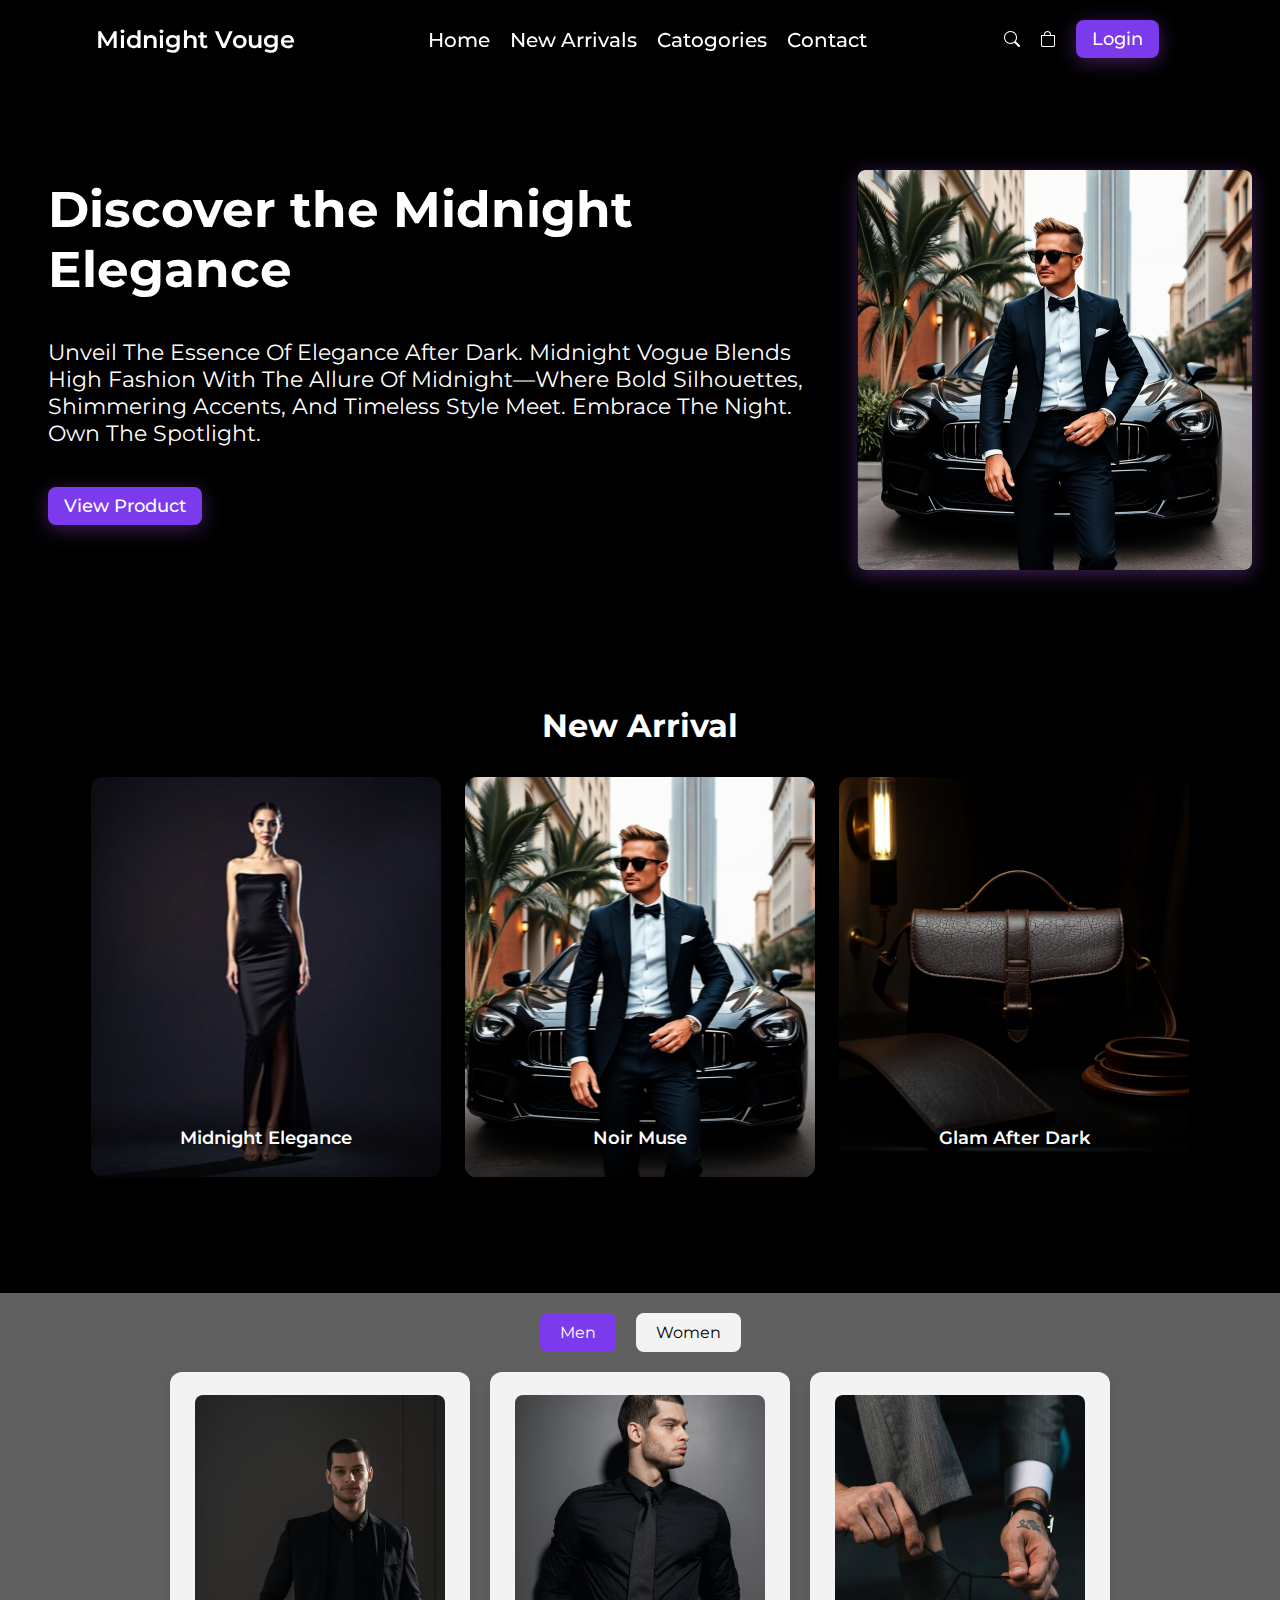
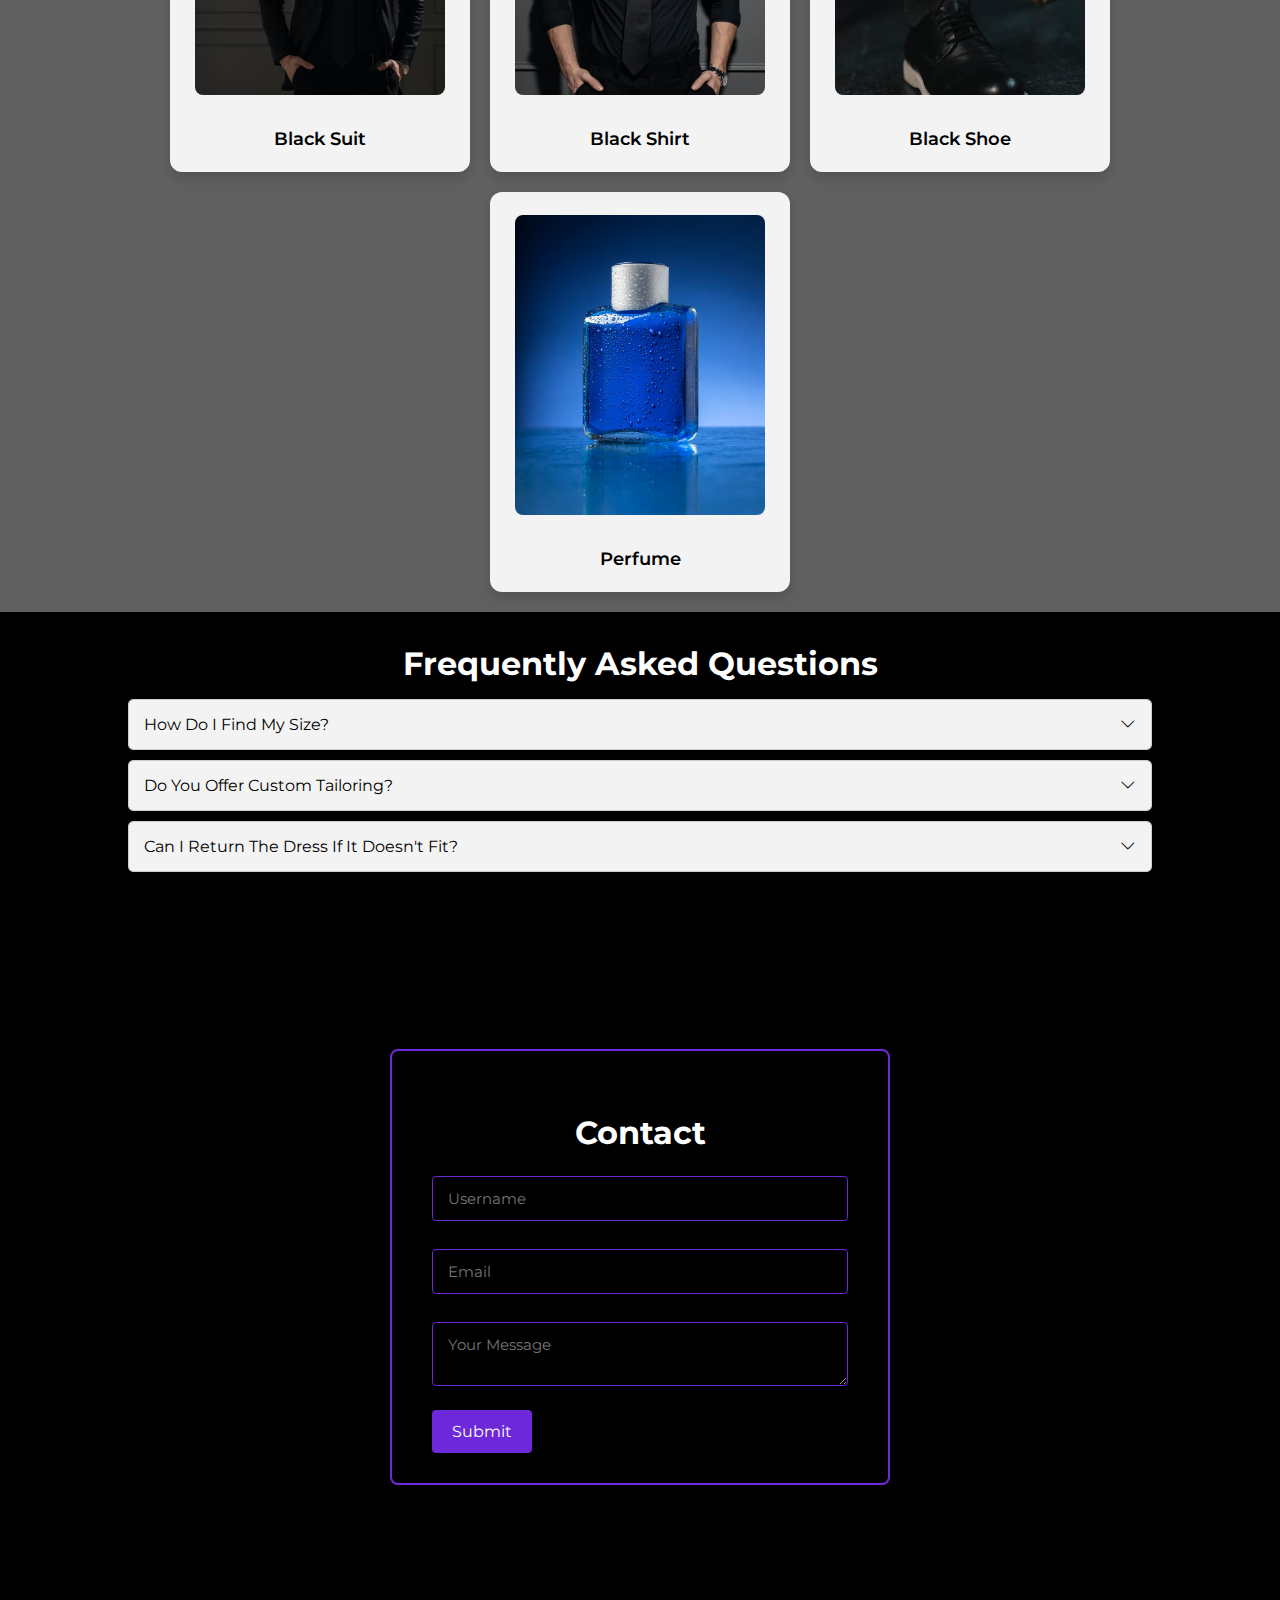
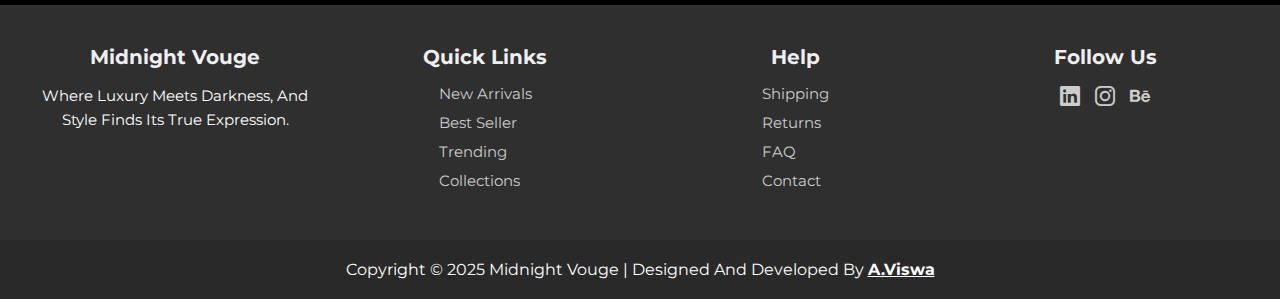
<file: index.html>
<!DOCTYPE html>
<html lang="en">

<head>
  <meta charset="UTF-8">
  <meta name="viewport" content="width=device-width, initial-scale=1.0">
  <title>Midnight Vouge-Home</title>
  <!-- <link rel="shortcut icon" href=
   "./images/favicon.png" type="image/x-icon"> -->
<link rel="shortcut icon" href="./images/favicon-suit.png" type="image/x-icon">  <link rel="stylesheet" href="./css/style.css">
  <link rel="stylesheet" href="https://cdn.jsdelivr.net/npm/bootstrap-icons@1.13.1/font/bootstrap-icons.min.css">
  <link rel="stylesheet" href="https://cdn.jsdelivr.net/npm/bootstrap-icons@1.10.5/font/bootstrap-icons.css">

</head>

<body>
  <div class="modal">
    <div class="inner-modal">
      <div class="close-modal">
        <i class="bi bi-x"></i>
      </div>
      <div class="modal-content">
        <h2>login</h2>
        <form method="post" >
          <label for="email">Email:</label>
          <input type="email" id="email" name="email" required>
          <label for="password">Password:</label>
          <input type="password" id="password" name="password" required>
          <button type="submit">Login</button>
        </form>
      </div>

    </div>
  </div>
  <header>
    <div class="nav">
      <h2 class="fs-25">Midnight Vouge</h2>
      <ul class="links">
        <li><a href="#">Home</a></li>
        <li><a href="#second">New Arrivals</a></li>
        <li><a href="#third">Catogories</a></li>
        <li><a href="#contact">Contact</a></li>
      </ul>
      <div class="right-icons">
        <div class="hamburger-icon">
          <i class="bi bi-list"></i>
        </div>
      </div>
      <div class="icon-container">
        <i class="bi bi-search"></i>
        <i class="bi bi-bag"></i>
        <div class="primary-btn signup">
          Login
        </div>
      </div>
    </div>
  </header>




  <!-- banner -->

  <div class="banner">
    <div class="banner-content">
      <h1>Discover the Midnight Elegance</h1>
      <p>Unveil the essence of elegance after dark. Midnight Vogue blends high fashion with the allure of midnight—where
        bold silhouettes, shimmering accents, and timeless style meet. Embrace the night. Own the spotlight.

      </p>
      <div class="btn-container">
       <a href="./Noir.html"> <button class="primary-btn">View Product</button></a>
      </div>
    </div>
    <div class="banner-image">
      <img src="./images/second-two.png" alt="Fashion Banner">


    </div>


  </div>

  <!-- banner-end -->

  <section class="second" id="second">
    <h2 class="section-title">New Arrival</h2>
    <div class="card-container">
      

        <div class="card" style="background-image: url('./images/second-one.png');">
        <div class="overlay">
          <div class="image-name">Midnight Elegance</div>
        </div>
      </div>
      

      
        <div class="card" style="background-image: url('./images/second-two.png');">
          <div class="overlay">
            <div class="image-name">Noir Muse</div>
          </div>
        </div>
     

      
        <div class="card" style="background-image: url('./images/second-three.png');">
        <div class="overlay">
          <div class="image-name">Glam After Dark</div>
        </div>
      </div>
     
    </div>
  </section>



  <section class="third" id="third">
    <div class="tabs">
      <div class="btn men-btn secondary-btn active  ">Men</div>
      <div class="btn women-btn secondary-btn">Women</div>
    </div>

    <div class="tab-content">
      <div class="men-card  active">
        <div class="card ">
          <img src="./images/men-1.avif" alt="">
          <p>Black suit</p>


        </div>
        <div class="card active ">
          <img src="./images/men-2.avif" alt="">
          <p>Black shirt</p>
        </div>
        <div class="card active ">
          <img src="./images/men-3.avif" alt="">
          <p>black shoe</p>
        </div>
        <div class="card active ">
          <img src="./images/men-4.avif" alt="">
          <p>perfume</p>
        </div>
      </div>
      <div class="women-card ">
        <div class="card w-card">

          <img src="./images/women-1.png" alt="">
          <p>Black Dress</p>
        </div>
        <div class="card w-card">
          <img src="./images/women-2.png" alt="">
          <p> shoes</p>
        </div>
        <div class="card  w-card">
          <img src="./images/women-3.png" alt="">
          <p>Bag</p>
        </div>
        <div class="card w-card">
          <img src="./images/women-4.png" alt="">
          <p>Accessories</p>
        </div>
      </div>




    </div>




  </section>



  <section class="accordian">
    <h2 class="section-title">Frequently Asked Questions</h2>
    <div class="accordian-container">

      <div class="accordian-item ">
        <div class="question">
          <p>How do I find my size?</p>
          <i class="bi bi-chevron-down"></i>
        </div>
        <div class="answer ">
          <p>We recommend measuring your bust, waist, and hips, then comparing those measurements with the chart. If
            you're between sizes, we suggest sizing up for a more comfortable fit. Still unsure? Contact our support
            team.</p>
        </div>
      </div>

      <div class="accordian-item">
        <div class="question">
          <p>Do you offer custom tailoring?</p>
          <i class="bi bi-chevron-down"></i>
        </div>
        <div class="answer">
          <p>Yes! Selected items offer custom size options. You’ll find a “Customize” option on eligible product pages. We also offer alterations in select locations..</p>
        </div>
      </div>
      <div class="accordian-item">
        <div class="question">
          <p>Can I return the dress if it doesn't fit?</p>
          <i class="bi bi-chevron-down"></i>
        </div>
        <div class="answer">
          <p>Yes, you can return the dress within 14 days of delivery, provided it is unused and in original condition
            with tags attached.</p>
        </div>
      </div>

    </div>
  </section>


  <form id="contactForm">
    <h2 class="section-title" id="contact">Contact</h2>
  <input type="text" class="username" placeholder="Username">
  <span class="error username-error"></span>

  <input type="email" class="email" placeholder="Email">
  <span class="error email-error"></span>

  <textarea class="message" placeholder="Your Message"></textarea>
  <span class="error message-error"></span>

  <button type="submit" class="form-btn">Submit</button>
</form>



  <!-- footer -->


  <footer class="footer">
    <div class="first-links link-container">
      <h2>Midnight Vouge</h2>
      <p>Where luxury meets darkness, and style finds its true expression.</p>
    </div>
    <div class="second-links link-container">
      <h2>Quick Links</h2>
      <ul>
        <li><a href="#">New Arrivals</a></li>
        <li><a href="#">Best Seller</a></li>
        <li><a href="#">Trending</a></li>
        <li><a href="#">Collections</a></li>
      </ul>
    </div>
    <div class="third-links link-container">
      <h2>Help</h2>
      <ul>
        <li><a href="#">Shipping</a></li>
        <li><a href="#">Returns</a></li>
        <li><a href="#">FAQ</a></li>
        <li><a href="#">Contact</a></li>
      </ul>
    </div>
    <div class="fourth-links link-container">
      <h2>Follow Us</h2>
      <ul>
        <li><a rel="noopener" href="https://www.linkedin.com/in/viswa-a-3122532b1/" target="_blank"><i
              class="bi bi-linkedin"></i></a></li>
        <li><a rel="noopener" href="https://www.instagram.com/___visw_a/" target="_blank"><i
              class="bi bi-instagram"></i></a></li>

        <li><a rel="noopener" href="https://www.behance.net/viswa28" target="_blank"><i class="bi  bi-behance"></i></a>
        </li>
      </ul>
    </div>

  </footer>
  <p class="author">Copyright &copy; 2025 Midnight Vouge | Designed and Developed by <a rel="noopener" href="https://www.linkedin.com/in/viswa-a-3122532b1/"
      target="_blank">A.Viswa</a></p>

  <script src="https://code.jquery.com/jquery-3.7.1.min.js"
    integrity="sha256-/JqT3SQfawRcv/BIHPThkBvs0OEvtFFmqPF/lYI/Cxo=" crossorigin="anonymous"></script>
  <script src="./jquery-ui-1.14.1.custom/jquery-ui-1.14.1.custom/jquery-ui.min.js"></script>
  <script src="./js/script.js"></script>
</body>

</html>
</file>
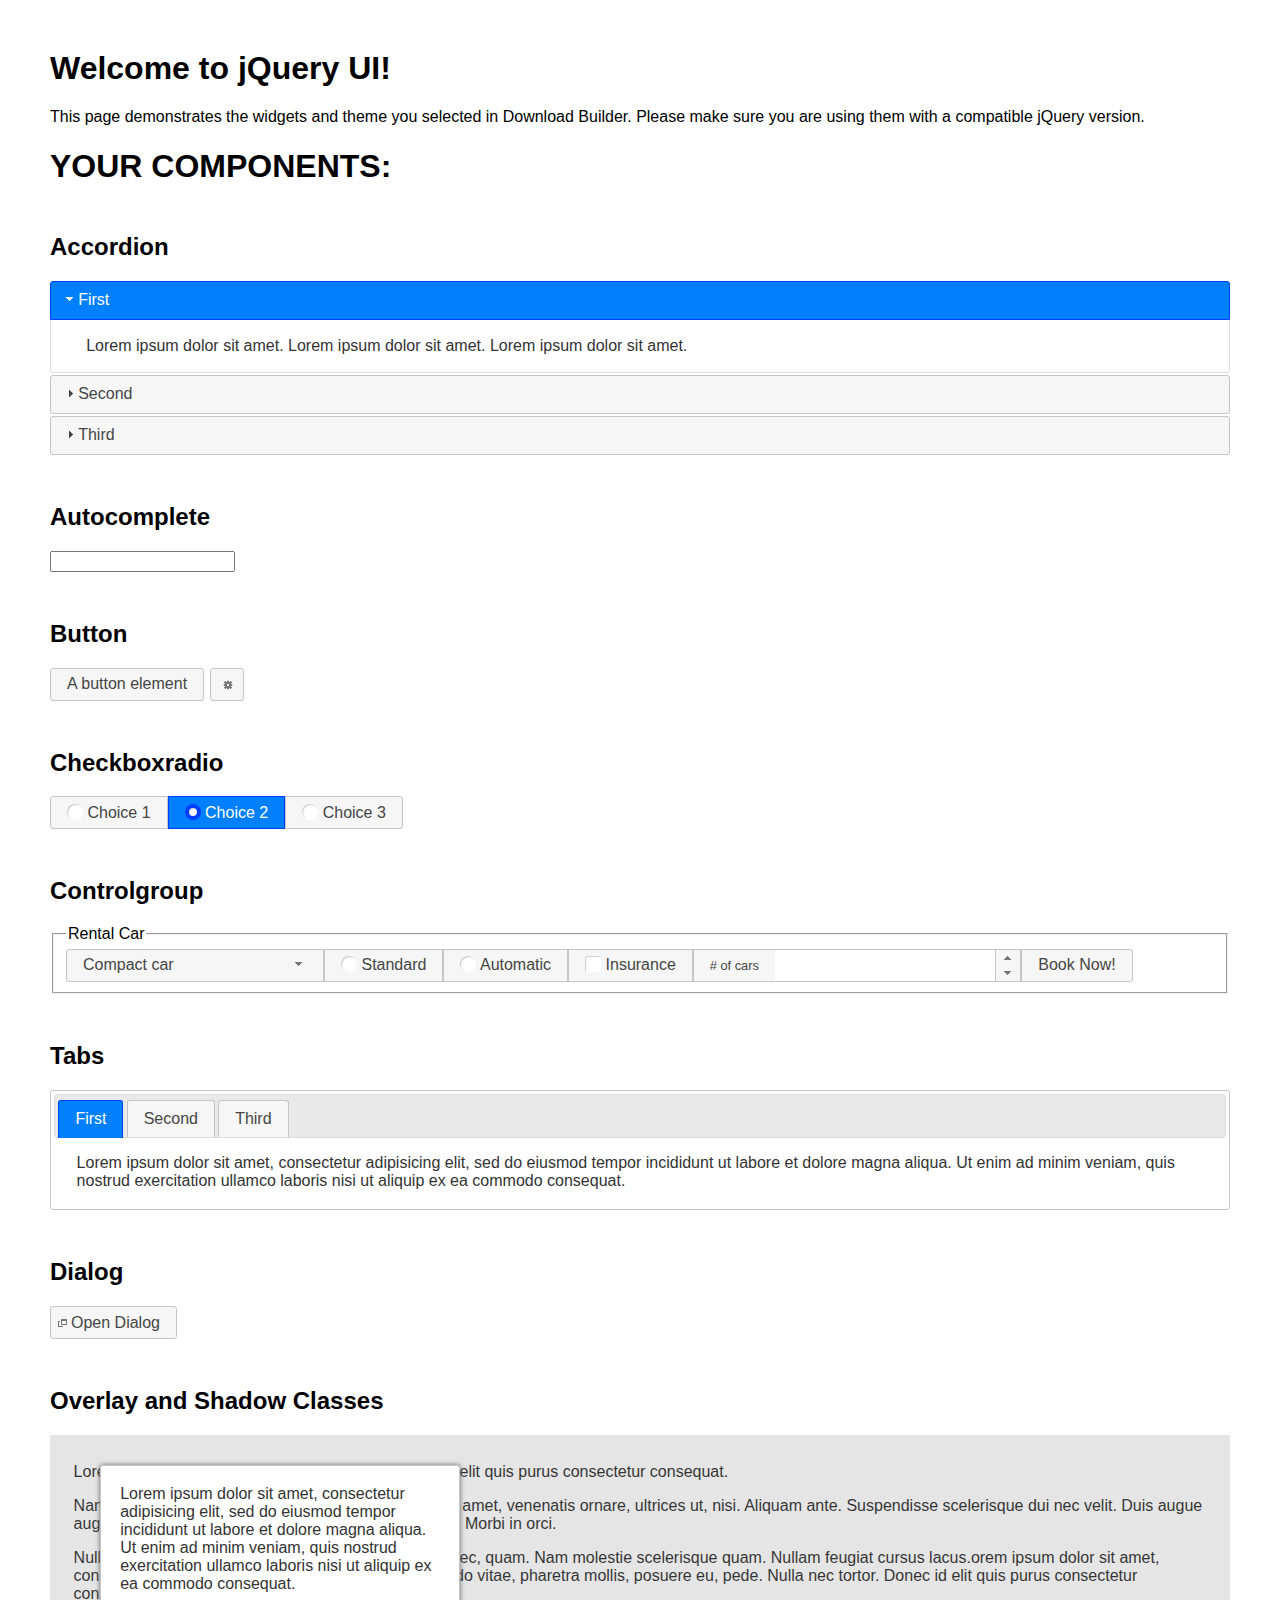
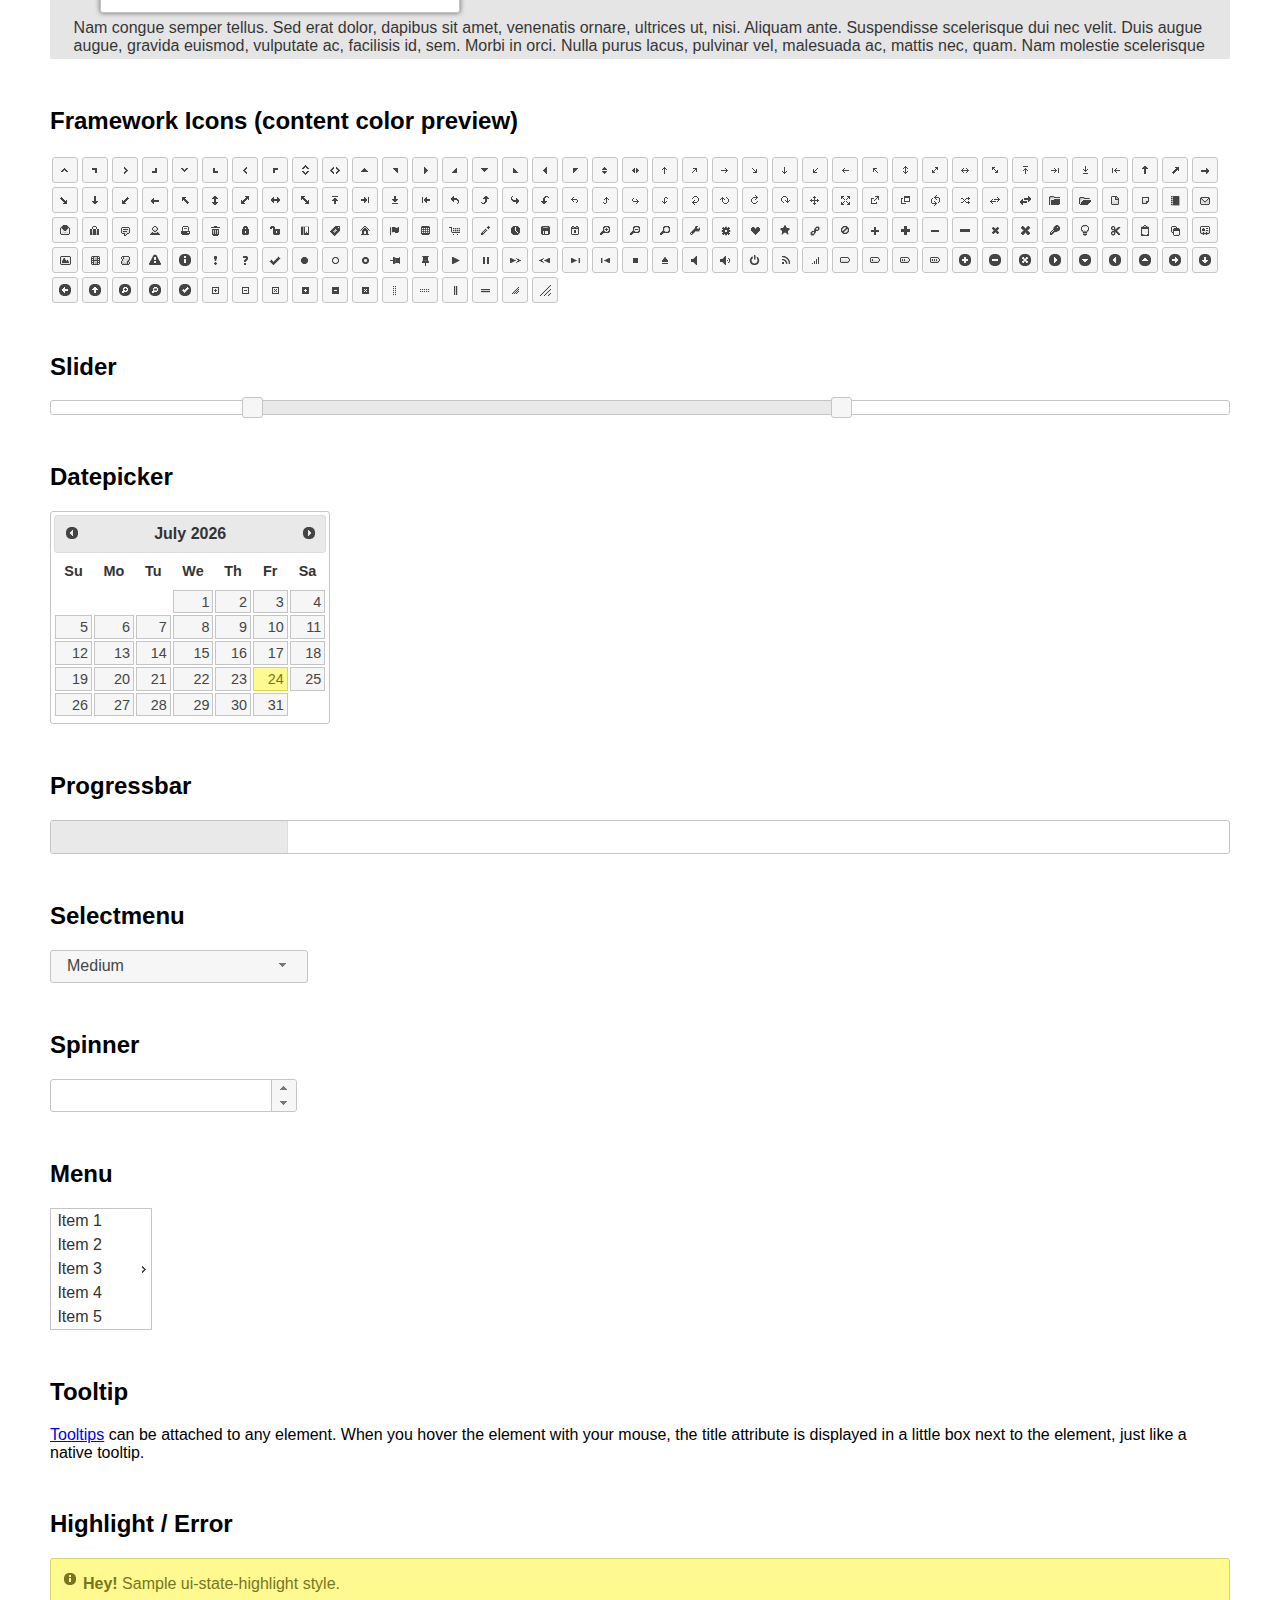
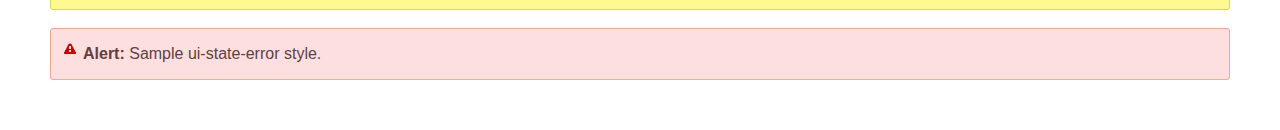
<file: jquery-ui-1.14.1.custom/jquery-ui-1.14.1.custom/index.html>
<!doctype html>
<html lang="us">
<head>
	<meta charset="utf-8">
	<title>jQuery UI Example Page</title>
	<link href="jquery-ui.css" rel="stylesheet">
	<style>
	body{
		font-family: "Trebuchet MS", sans-serif;
		margin: 50px;
	}
	.demoHeaders {
		margin-top: 2em;
	}
	#dialog-link {
		padding: .4em 1em .4em 20px;
		text-decoration: none;
		position: relative;
	}
	#dialog-link span.ui-icon {
		margin: 0 5px 0 0;
		position: absolute;
		left: .2em;
		top: 50%;
		margin-top: -8px;
	}
	#icons {
		margin: 0;
		padding: 0;
	}
	#icons li {
		margin: 2px;
		position: relative;
		padding: 4px 0;
		cursor: pointer;
		float: left;
		list-style: none;
	}
	#icons span.ui-icon {
		float: left;
		margin: 0 4px;
	}
	.fakewindowcontain .ui-widget-overlay {
		position: absolute;
	}
	select {
		width: 200px;
	}
	</style>
</head>
<body>

<h1>Welcome to jQuery UI!</h1>

<div class="ui-widget">
	<p>This page demonstrates the widgets and theme you selected in Download Builder. Please make sure you are using them with a compatible jQuery version.</p>
</div>

<h1>YOUR COMPONENTS:</h1>

<!-- Accordion -->
<h2 class="demoHeaders">Accordion</h2>
<div id="accordion">
	<h3>First</h3>
	<div>Lorem ipsum dolor sit amet. Lorem ipsum dolor sit amet. Lorem ipsum dolor sit amet.</div>
	<h3>Second</h3>
	<div>Phasellus mattis tincidunt nibh.</div>
	<h3>Third</h3>
	<div>Nam dui erat, auctor a, dignissim quis.</div>
</div>

<!-- Autocomplete -->
<h2 class="demoHeaders">Autocomplete</h2>
<div>
	<input id="autocomplete" title="type &quot;a&quot;">
</div>

<!-- Button -->
<h2 class="demoHeaders">Button</h2>
<button id="button">A button element</button>
<button id="button-icon">An icon-only button</button>

<!-- Checkboxradio -->
<h2 class="demoHeaders">Checkboxradio</h2>
<form style="margin-top: 1em;">
	<div id="radioset">
		<input type="radio" id="radio1" name="radio"><label for="radio1">Choice 1</label>
		<input type="radio" id="radio2" name="radio" checked="checked"><label for="radio2">Choice 2</label>
		<input type="radio" id="radio3" name="radio"><label for="radio3">Choice 3</label>
	</div>
</form>

<!-- Controlgroup -->
<h2 class="demoHeaders">Controlgroup</h2>
<fieldset>
	<legend>Rental Car</legend>
	<div id="controlgroup">
		<select id="car-type">
			<option>Compact car</option>
			<option>Midsize car</option>
			<option>Full size car</option>
			<option>SUV</option>
			<option>Luxury</option>
			<option>Truck</option>
			<option>Van</option>
		</select>
		<label for="transmission-standard">Standard</label>
		<input type="radio" name="transmission" id="transmission-standard">
		<label for="transmission-automatic">Automatic</label>
		<input type="radio" name="transmission" id="transmission-automatic">
		<label for="insurance">Insurance</label>
		<input type="checkbox" name="insurance" id="insurance">
		<label for="horizontal-spinner" class="ui-controlgroup-label"># of cars</label>
		<input id="horizontal-spinner" class="ui-spinner-input">
		<button>Book Now!</button>
	</div>
</fieldset>

<!-- Tabs -->
<h2 class="demoHeaders">Tabs</h2>
<div id="tabs">
	<ul>
		<li><a href="#tabs-1">First</a></li>
		<li><a href="#tabs-2">Second</a></li>
		<li><a href="#tabs-3">Third</a></li>
	</ul>
	<div id="tabs-1">Lorem ipsum dolor sit amet, consectetur adipisicing elit, sed do eiusmod tempor incididunt ut labore et dolore magna aliqua. Ut enim ad minim veniam, quis nostrud exercitation ullamco laboris nisi ut aliquip ex ea commodo consequat.</div>
	<div id="tabs-2">Phasellus mattis tincidunt nibh. Cras orci urna, blandit id, pretium vel, aliquet ornare, felis. Maecenas scelerisque sem non nisl. Fusce sed lorem in enim dictum bibendum.</div>
	<div id="tabs-3">Nam dui erat, auctor a, dignissim quis, sollicitudin eu, felis. Pellentesque nisi urna, interdum eget, sagittis et, consequat vestibulum, lacus. Mauris porttitor ullamcorper augue.</div>
</div>

<h2 class="demoHeaders">Dialog</h2>
<p>
	<button id="dialog-link" class="ui-button ui-corner-all ui-widget">
		<span class="ui-icon ui-icon-newwin"></span>Open Dialog
	</button>
</p>

<h2 class="demoHeaders">Overlay and Shadow Classes</h2>
<div style="position: relative; width: 96%; height: 200px; padding:1% 2%; overflow:hidden;" class="fakewindowcontain">
	<p>Lorem ipsum dolor sit amet,  Nulla nec tortor. Donec id elit quis purus consectetur consequat. </p><p>Nam congue semper tellus. Sed erat dolor, dapibus sit amet, venenatis ornare, ultrices ut, nisi. Aliquam ante. Suspendisse scelerisque dui nec velit. Duis augue augue, gravida euismod, vulputate ac, facilisis id, sem. Morbi in orci. </p><p>Nulla purus lacus, pulvinar vel, malesuada ac, mattis nec, quam. Nam molestie scelerisque quam. Nullam feugiat cursus lacus.orem ipsum dolor sit amet, consectetur adipiscing elit. Donec libero risus, commodo vitae, pharetra mollis, posuere eu, pede. Nulla nec tortor. Donec id elit quis purus consectetur consequat. </p><p>Nam congue semper tellus. Sed erat dolor, dapibus sit amet, venenatis ornare, ultrices ut, nisi. Aliquam ante. Suspendisse scelerisque dui nec velit. Duis augue augue, gravida euismod, vulputate ac, facilisis id, sem. Morbi in orci. Nulla purus lacus, pulvinar vel, malesuada ac, mattis nec, quam. Nam molestie scelerisque quam. </p><p>Nullam feugiat cursus lacus.orem ipsum dolor sit amet, consectetur adipiscing elit. Donec libero risus, commodo vitae, pharetra mollis, posuere eu, pede. Nulla nec tortor. Donec id elit quis purus consectetur consequat. Nam congue semper tellus. Sed erat dolor, dapibus sit amet, venenatis ornare, ultrices ut, nisi. Aliquam ante. </p><p>Suspendisse scelerisque dui nec velit. Duis augue augue, gravida euismod, vulputate ac, facilisis id, sem. Morbi in orci. Nulla purus lacus, pulvinar vel, malesuada ac, mattis nec, quam. Nam molestie scelerisque quam. Nullam feugiat cursus lacus.orem ipsum dolor sit amet, consectetur adipiscing elit. Donec libero risus, commodo vitae, pharetra mollis, posuere eu, pede. Nulla nec tortor. Donec id elit quis purus consectetur consequat. Nam congue semper tellus. Sed erat dolor, dapibus sit amet, venenatis ornare, ultrices ut, nisi. </p>

	<!-- ui-dialog -->
	<div class="ui-widget-overlay ui-front"></div>
	<div style="position: absolute; width: 320px; left: 50px; top: 30px; padding: 1.2em" class="ui-widget ui-front ui-widget-content ui-corner-all ui-widget-shadow">
		Lorem ipsum dolor sit amet, consectetur adipisicing elit, sed do eiusmod tempor incididunt ut labore et dolore magna aliqua. Ut enim ad minim veniam, quis nostrud exercitation ullamco laboris nisi ut aliquip ex ea commodo consequat.
	</div>

</div>

<!-- ui-dialog -->
<div id="dialog" title="Dialog Title">
	<p>Lorem ipsum dolor sit amet, consectetur adipisicing elit, sed do eiusmod tempor incididunt ut labore et dolore magna aliqua. Ut enim ad minim veniam, quis nostrud exercitation ullamco laboris nisi ut aliquip ex ea commodo consequat.</p>
</div>


<h2 class="demoHeaders">Framework Icons (content color preview)</h2>
<ul id="icons" class="ui-widget ui-helper-clearfix">
	<li class="ui-state-default ui-corner-all" title=".ui-icon-caret-1-n"><span class="ui-icon ui-icon-caret-1-n"></span></li>
	<li class="ui-state-default ui-corner-all" title=".ui-icon-caret-1-ne"><span class="ui-icon ui-icon-caret-1-ne"></span></li>
	<li class="ui-state-default ui-corner-all" title=".ui-icon-caret-1-e"><span class="ui-icon ui-icon-caret-1-e"></span></li>
	<li class="ui-state-default ui-corner-all" title=".ui-icon-caret-1-se"><span class="ui-icon ui-icon-caret-1-se"></span></li>
	<li class="ui-state-default ui-corner-all" title=".ui-icon-caret-1-s"><span class="ui-icon ui-icon-caret-1-s"></span></li>
	<li class="ui-state-default ui-corner-all" title=".ui-icon-caret-1-sw"><span class="ui-icon ui-icon-caret-1-sw"></span></li>
	<li class="ui-state-default ui-corner-all" title=".ui-icon-caret-1-w"><span class="ui-icon ui-icon-caret-1-w"></span></li>
	<li class="ui-state-default ui-corner-all" title=".ui-icon-caret-1-nw"><span class="ui-icon ui-icon-caret-1-nw"></span></li>
	<li class="ui-state-default ui-corner-all" title=".ui-icon-caret-2-n-s"><span class="ui-icon ui-icon-caret-2-n-s"></span></li>
	<li class="ui-state-default ui-corner-all" title=".ui-icon-caret-2-e-w"><span class="ui-icon ui-icon-caret-2-e-w"></span></li>
	<li class="ui-state-default ui-corner-all" title=".ui-icon-triangle-1-n"><span class="ui-icon ui-icon-triangle-1-n"></span></li>
	<li class="ui-state-default ui-corner-all" title=".ui-icon-triangle-1-ne"><span class="ui-icon ui-icon-triangle-1-ne"></span></li>
	<li class="ui-state-default ui-corner-all" title=".ui-icon-triangle-1-e"><span class="ui-icon ui-icon-triangle-1-e"></span></li>
	<li class="ui-state-default ui-corner-all" title=".ui-icon-triangle-1-se"><span class="ui-icon ui-icon-triangle-1-se"></span></li>
	<li class="ui-state-default ui-corner-all" title=".ui-icon-triangle-1-s"><span class="ui-icon ui-icon-triangle-1-s"></span></li>
	<li class="ui-state-default ui-corner-all" title=".ui-icon-triangle-1-sw"><span class="ui-icon ui-icon-triangle-1-sw"></span></li>
	<li class="ui-state-default ui-corner-all" title=".ui-icon-triangle-1-w"><span class="ui-icon ui-icon-triangle-1-w"></span></li>
	<li class="ui-state-default ui-corner-all" title=".ui-icon-triangle-1-nw"><span class="ui-icon ui-icon-triangle-1-nw"></span></li>
	<li class="ui-state-default ui-corner-all" title=".ui-icon-triangle-2-n-s"><span class="ui-icon ui-icon-triangle-2-n-s"></span></li>
	<li class="ui-state-default ui-corner-all" title=".ui-icon-triangle-2-e-w"><span class="ui-icon ui-icon-triangle-2-e-w"></span></li>
	<li class="ui-state-default ui-corner-all" title=".ui-icon-arrow-1-n"><span class="ui-icon ui-icon-arrow-1-n"></span></li>
	<li class="ui-state-default ui-corner-all" title=".ui-icon-arrow-1-ne"><span class="ui-icon ui-icon-arrow-1-ne"></span></li>
	<li class="ui-state-default ui-corner-all" title=".ui-icon-arrow-1-e"><span class="ui-icon ui-icon-arrow-1-e"></span></li>
	<li class="ui-state-default ui-corner-all" title=".ui-icon-arrow-1-se"><span class="ui-icon ui-icon-arrow-1-se"></span></li>
	<li class="ui-state-default ui-corner-all" title=".ui-icon-arrow-1-s"><span class="ui-icon ui-icon-arrow-1-s"></span></li>
	<li class="ui-state-default ui-corner-all" title=".ui-icon-arrow-1-sw"><span class="ui-icon ui-icon-arrow-1-sw"></span></li>
	<li class="ui-state-default ui-corner-all" title=".ui-icon-arrow-1-w"><span class="ui-icon ui-icon-arrow-1-w"></span></li>
	<li class="ui-state-default ui-corner-all" title=".ui-icon-arrow-1-nw"><span class="ui-icon ui-icon-arrow-1-nw"></span></li>
	<li class="ui-state-default ui-corner-all" title=".ui-icon-arrow-2-n-s"><span class="ui-icon ui-icon-arrow-2-n-s"></span></li>
	<li class="ui-state-default ui-corner-all" title=".ui-icon-arrow-2-ne-sw"><span class="ui-icon ui-icon-arrow-2-ne-sw"></span></li>
	<li class="ui-state-default ui-corner-all" title=".ui-icon-arrow-2-e-w"><span class="ui-icon ui-icon-arrow-2-e-w"></span></li>
	<li class="ui-state-default ui-corner-all" title=".ui-icon-arrow-2-se-nw"><span class="ui-icon ui-icon-arrow-2-se-nw"></span></li>
	<li class="ui-state-default ui-corner-all" title=".ui-icon-arrowstop-1-n"><span class="ui-icon ui-icon-arrowstop-1-n"></span></li>
	<li class="ui-state-default ui-corner-all" title=".ui-icon-arrowstop-1-e"><span class="ui-icon ui-icon-arrowstop-1-e"></span></li>
	<li class="ui-state-default ui-corner-all" title=".ui-icon-arrowstop-1-s"><span class="ui-icon ui-icon-arrowstop-1-s"></span></li>
	<li class="ui-state-default ui-corner-all" title=".ui-icon-arrowstop-1-w"><span class="ui-icon ui-icon-arrowstop-1-w"></span></li>
	<li class="ui-state-default ui-corner-all" title=".ui-icon-arrowthick-1-n"><span class="ui-icon ui-icon-arrowthick-1-n"></span></li>
	<li class="ui-state-default ui-corner-all" title=".ui-icon-arrowthick-1-ne"><span class="ui-icon ui-icon-arrowthick-1-ne"></span></li>
	<li class="ui-state-default ui-corner-all" title=".ui-icon-arrowthick-1-e"><span class="ui-icon ui-icon-arrowthick-1-e"></span></li>
	<li class="ui-state-default ui-corner-all" title=".ui-icon-arrowthick-1-se"><span class="ui-icon ui-icon-arrowthick-1-se"></span></li>
	<li class="ui-state-default ui-corner-all" title=".ui-icon-arrowthick-1-s"><span class="ui-icon ui-icon-arrowthick-1-s"></span></li>
	<li class="ui-state-default ui-corner-all" title=".ui-icon-arrowthick-1-sw"><span class="ui-icon ui-icon-arrowthick-1-sw"></span></li>
	<li class="ui-state-default ui-corner-all" title=".ui-icon-arrowthick-1-w"><span class="ui-icon ui-icon-arrowthick-1-w"></span></li>
	<li class="ui-state-default ui-corner-all" title=".ui-icon-arrowthick-1-nw"><span class="ui-icon ui-icon-arrowthick-1-nw"></span></li>
	<li class="ui-state-default ui-corner-all" title=".ui-icon-arrowthick-2-n-s"><span class="ui-icon ui-icon-arrowthick-2-n-s"></span></li>
	<li class="ui-state-default ui-corner-all" title=".ui-icon-arrowthick-2-ne-sw"><span class="ui-icon ui-icon-arrowthick-2-ne-sw"></span></li>
	<li class="ui-state-default ui-corner-all" title=".ui-icon-arrowthick-2-e-w"><span class="ui-icon ui-icon-arrowthick-2-e-w"></span></li>
	<li class="ui-state-default ui-corner-all" title=".ui-icon-arrowthick-2-se-nw"><span class="ui-icon ui-icon-arrowthick-2-se-nw"></span></li>
	<li class="ui-state-default ui-corner-all" title=".ui-icon-arrowthickstop-1-n"><span class="ui-icon ui-icon-arrowthickstop-1-n"></span></li>
	<li class="ui-state-default ui-corner-all" title=".ui-icon-arrowthickstop-1-e"><span class="ui-icon ui-icon-arrowthickstop-1-e"></span></li>
	<li class="ui-state-default ui-corner-all" title=".ui-icon-arrowthickstop-1-s"><span class="ui-icon ui-icon-arrowthickstop-1-s"></span></li>
	<li class="ui-state-default ui-corner-all" title=".ui-icon-arrowthickstop-1-w"><span class="ui-icon ui-icon-arrowthickstop-1-w"></span></li>
	<li class="ui-state-default ui-corner-all" title=".ui-icon-arrowreturnthick-1-w"><span class="ui-icon ui-icon-arrowreturnthick-1-w"></span></li>
	<li class="ui-state-default ui-corner-all" title=".ui-icon-arrowreturnthick-1-n"><span class="ui-icon ui-icon-arrowreturnthick-1-n"></span></li>
	<li class="ui-state-default ui-corner-all" title=".ui-icon-arrowreturnthick-1-e"><span class="ui-icon ui-icon-arrowreturnthick-1-e"></span></li>
	<li class="ui-state-default ui-corner-all" title=".ui-icon-arrowreturnthick-1-s"><span class="ui-icon ui-icon-arrowreturnthick-1-s"></span></li>
	<li class="ui-state-default ui-corner-all" title=".ui-icon-arrowreturn-1-w"><span class="ui-icon ui-icon-arrowreturn-1-w"></span></li>
	<li class="ui-state-default ui-corner-all" title=".ui-icon-arrowreturn-1-n"><span class="ui-icon ui-icon-arrowreturn-1-n"></span></li>
	<li class="ui-state-default ui-corner-all" title=".ui-icon-arrowreturn-1-e"><span class="ui-icon ui-icon-arrowreturn-1-e"></span></li>
	<li class="ui-state-default ui-corner-all" title=".ui-icon-arrowreturn-1-s"><span class="ui-icon ui-icon-arrowreturn-1-s"></span></li>
	<li class="ui-state-default ui-corner-all" title=".ui-icon-arrowrefresh-1-w"><span class="ui-icon ui-icon-arrowrefresh-1-w"></span></li>
	<li class="ui-state-default ui-corner-all" title=".ui-icon-arrowrefresh-1-n"><span class="ui-icon ui-icon-arrowrefresh-1-n"></span></li>
	<li class="ui-state-default ui-corner-all" title=".ui-icon-arrowrefresh-1-e"><span class="ui-icon ui-icon-arrowrefresh-1-e"></span></li>
	<li class="ui-state-default ui-corner-all" title=".ui-icon-arrowrefresh-1-s"><span class="ui-icon ui-icon-arrowrefresh-1-s"></span></li>
	<li class="ui-state-default ui-corner-all" title=".ui-icon-arrow-4"><span class="ui-icon ui-icon-arrow-4"></span></li>
	<li class="ui-state-default ui-corner-all" title=".ui-icon-arrow-4-diag"><span class="ui-icon ui-icon-arrow-4-diag"></span></li>
	<li class="ui-state-default ui-corner-all" title=".ui-icon-extlink"><span class="ui-icon ui-icon-extlink"></span></li>
	<li class="ui-state-default ui-corner-all" title=".ui-icon-newwin"><span class="ui-icon ui-icon-newwin"></span></li>
	<li class="ui-state-default ui-corner-all" title=".ui-icon-refresh"><span class="ui-icon ui-icon-refresh"></span></li>
	<li class="ui-state-default ui-corner-all" title=".ui-icon-shuffle"><span class="ui-icon ui-icon-shuffle"></span></li>
	<li class="ui-state-default ui-corner-all" title=".ui-icon-transfer-e-w"><span class="ui-icon ui-icon-transfer-e-w"></span></li>
	<li class="ui-state-default ui-corner-all" title=".ui-icon-transferthick-e-w"><span class="ui-icon ui-icon-transferthick-e-w"></span></li>
	<li class="ui-state-default ui-corner-all" title=".ui-icon-folder-collapsed"><span class="ui-icon ui-icon-folder-collapsed"></span></li>
	<li class="ui-state-default ui-corner-all" title=".ui-icon-folder-open"><span class="ui-icon ui-icon-folder-open"></span></li>
	<li class="ui-state-default ui-corner-all" title=".ui-icon-document"><span class="ui-icon ui-icon-document"></span></li>
	<li class="ui-state-default ui-corner-all" title=".ui-icon-document-b"><span class="ui-icon ui-icon-document-b"></span></li>
	<li class="ui-state-default ui-corner-all" title=".ui-icon-note"><span class="ui-icon ui-icon-note"></span></li>
	<li class="ui-state-default ui-corner-all" title=".ui-icon-mail-closed"><span class="ui-icon ui-icon-mail-closed"></span></li>
	<li class="ui-state-default ui-corner-all" title=".ui-icon-mail-open"><span class="ui-icon ui-icon-mail-open"></span></li>
	<li class="ui-state-default ui-corner-all" title=".ui-icon-suitcase"><span class="ui-icon ui-icon-suitcase"></span></li>
	<li class="ui-state-default ui-corner-all" title=".ui-icon-comment"><span class="ui-icon ui-icon-comment"></span></li>
	<li class="ui-state-default ui-corner-all" title=".ui-icon-person"><span class="ui-icon ui-icon-person"></span></li>
	<li class="ui-state-default ui-corner-all" title=".ui-icon-print"><span class="ui-icon ui-icon-print"></span></li>
	<li class="ui-state-default ui-corner-all" title=".ui-icon-trash"><span class="ui-icon ui-icon-trash"></span></li>
	<li class="ui-state-default ui-corner-all" title=".ui-icon-locked"><span class="ui-icon ui-icon-locked"></span></li>
	<li class="ui-state-default ui-corner-all" title=".ui-icon-unlocked"><span class="ui-icon ui-icon-unlocked"></span></li>
	<li class="ui-state-default ui-corner-all" title=".ui-icon-bookmark"><span class="ui-icon ui-icon-bookmark"></span></li>
	<li class="ui-state-default ui-corner-all" title=".ui-icon-tag"><span class="ui-icon ui-icon-tag"></span></li>
	<li class="ui-state-default ui-corner-all" title=".ui-icon-home"><span class="ui-icon ui-icon-home"></span></li>
	<li class="ui-state-default ui-corner-all" title=".ui-icon-flag"><span class="ui-icon ui-icon-flag"></span></li>
	<li class="ui-state-default ui-corner-all" title=".ui-icon-calculator"><span class="ui-icon ui-icon-calculator"></span></li>
	<li class="ui-state-default ui-corner-all" title=".ui-icon-cart"><span class="ui-icon ui-icon-cart"></span></li>
	<li class="ui-state-default ui-corner-all" title=".ui-icon-pencil"><span class="ui-icon ui-icon-pencil"></span></li>
	<li class="ui-state-default ui-corner-all" title=".ui-icon-clock"><span class="ui-icon ui-icon-clock"></span></li>
	<li class="ui-state-default ui-corner-all" title=".ui-icon-disk"><span class="ui-icon ui-icon-disk"></span></li>
	<li class="ui-state-default ui-corner-all" title=".ui-icon-calendar"><span class="ui-icon ui-icon-calendar"></span></li>
	<li class="ui-state-default ui-corner-all" title=".ui-icon-zoomin"><span class="ui-icon ui-icon-zoomin"></span></li>
	<li class="ui-state-default ui-corner-all" title=".ui-icon-zoomout"><span class="ui-icon ui-icon-zoomout"></span></li>
	<li class="ui-state-default ui-corner-all" title=".ui-icon-search"><span class="ui-icon ui-icon-search"></span></li>
	<li class="ui-state-default ui-corner-all" title=".ui-icon-wrench"><span class="ui-icon ui-icon-wrench"></span></li>
	<li class="ui-state-default ui-corner-all" title=".ui-icon-gear"><span class="ui-icon ui-icon-gear"></span></li>
	<li class="ui-state-default ui-corner-all" title=".ui-icon-heart"><span class="ui-icon ui-icon-heart"></span></li>
	<li class="ui-state-default ui-corner-all" title=".ui-icon-star"><span class="ui-icon ui-icon-star"></span></li>
	<li class="ui-state-default ui-corner-all" title=".ui-icon-link"><span class="ui-icon ui-icon-link"></span></li>
	<li class="ui-state-default ui-corner-all" title=".ui-icon-cancel"><span class="ui-icon ui-icon-cancel"></span></li>
	<li class="ui-state-default ui-corner-all" title=".ui-icon-plus"><span class="ui-icon ui-icon-plus"></span></li>
	<li class="ui-state-default ui-corner-all" title=".ui-icon-plusthick"><span class="ui-icon ui-icon-plusthick"></span></li>
	<li class="ui-state-default ui-corner-all" title=".ui-icon-minus"><span class="ui-icon ui-icon-minus"></span></li>
	<li class="ui-state-default ui-corner-all" title=".ui-icon-minusthick"><span class="ui-icon ui-icon-minusthick"></span></li>
	<li class="ui-state-default ui-corner-all" title=".ui-icon-close"><span class="ui-icon ui-icon-close"></span></li>
	<li class="ui-state-default ui-corner-all" title=".ui-icon-closethick"><span class="ui-icon ui-icon-closethick"></span></li>
	<li class="ui-state-default ui-corner-all" title=".ui-icon-key"><span class="ui-icon ui-icon-key"></span></li>
	<li class="ui-state-default ui-corner-all" title=".ui-icon-lightbulb"><span class="ui-icon ui-icon-lightbulb"></span></li>
	<li class="ui-state-default ui-corner-all" title=".ui-icon-scissors"><span class="ui-icon ui-icon-scissors"></span></li>
	<li class="ui-state-default ui-corner-all" title=".ui-icon-clipboard"><span class="ui-icon ui-icon-clipboard"></span></li>
	<li class="ui-state-default ui-corner-all" title=".ui-icon-copy"><span class="ui-icon ui-icon-copy"></span></li>
	<li class="ui-state-default ui-corner-all" title=".ui-icon-contact"><span class="ui-icon ui-icon-contact"></span></li>
	<li class="ui-state-default ui-corner-all" title=".ui-icon-image"><span class="ui-icon ui-icon-image"></span></li>
	<li class="ui-state-default ui-corner-all" title=".ui-icon-video"><span class="ui-icon ui-icon-video"></span></li>
	<li class="ui-state-default ui-corner-all" title=".ui-icon-script"><span class="ui-icon ui-icon-script"></span></li>
	<li class="ui-state-default ui-corner-all" title=".ui-icon-alert"><span class="ui-icon ui-icon-alert"></span></li>
	<li class="ui-state-default ui-corner-all" title=".ui-icon-info"><span class="ui-icon ui-icon-info"></span></li>
	<li class="ui-state-default ui-corner-all" title=".ui-icon-notice"><span class="ui-icon ui-icon-notice"></span></li>
	<li class="ui-state-default ui-corner-all" title=".ui-icon-help"><span class="ui-icon ui-icon-help"></span></li>
	<li class="ui-state-default ui-corner-all" title=".ui-icon-check"><span class="ui-icon ui-icon-check"></span></li>
	<li class="ui-state-default ui-corner-all" title=".ui-icon-bullet"><span class="ui-icon ui-icon-bullet"></span></li>
	<li class="ui-state-default ui-corner-all" title=".ui-icon-radio-off"><span class="ui-icon ui-icon-radio-off"></span></li>
	<li class="ui-state-default ui-corner-all" title=".ui-icon-radio-on"><span class="ui-icon ui-icon-radio-on"></span></li>
	<li class="ui-state-default ui-corner-all" title=".ui-icon-pin-w"><span class="ui-icon ui-icon-pin-w"></span></li>
	<li class="ui-state-default ui-corner-all" title=".ui-icon-pin-s"><span class="ui-icon ui-icon-pin-s"></span></li>
	<li class="ui-state-default ui-corner-all" title=".ui-icon-play"><span class="ui-icon ui-icon-play"></span></li>
	<li class="ui-state-default ui-corner-all" title=".ui-icon-pause"><span class="ui-icon ui-icon-pause"></span></li>
	<li class="ui-state-default ui-corner-all" title=".ui-icon-seek-next"><span class="ui-icon ui-icon-seek-next"></span></li>
	<li class="ui-state-default ui-corner-all" title=".ui-icon-seek-prev"><span class="ui-icon ui-icon-seek-prev"></span></li>
	<li class="ui-state-default ui-corner-all" title=".ui-icon-seek-end"><span class="ui-icon ui-icon-seek-end"></span></li>
	<li class="ui-state-default ui-corner-all" title=".ui-icon-seek-first"><span class="ui-icon ui-icon-seek-first"></span></li>
	<li class="ui-state-default ui-corner-all" title=".ui-icon-stop"><span class="ui-icon ui-icon-stop"></span></li>
	<li class="ui-state-default ui-corner-all" title=".ui-icon-eject"><span class="ui-icon ui-icon-eject"></span></li>
	<li class="ui-state-default ui-corner-all" title=".ui-icon-volume-off"><span class="ui-icon ui-icon-volume-off"></span></li>
	<li class="ui-state-default ui-corner-all" title=".ui-icon-volume-on"><span class="ui-icon ui-icon-volume-on"></span></li>
	<li class="ui-state-default ui-corner-all" title=".ui-icon-power"><span class="ui-icon ui-icon-power"></span></li>
	<li class="ui-state-default ui-corner-all" title=".ui-icon-signal-diag"><span class="ui-icon ui-icon-signal-diag"></span></li>
	<li class="ui-state-default ui-corner-all" title=".ui-icon-signal"><span class="ui-icon ui-icon-signal"></span></li>
	<li class="ui-state-default ui-corner-all" title=".ui-icon-battery-0"><span class="ui-icon ui-icon-battery-0"></span></li>
	<li class="ui-state-default ui-corner-all" title=".ui-icon-battery-1"><span class="ui-icon ui-icon-battery-1"></span></li>
	<li class="ui-state-default ui-corner-all" title=".ui-icon-battery-2"><span class="ui-icon ui-icon-battery-2"></span></li>
	<li class="ui-state-default ui-corner-all" title=".ui-icon-battery-3"><span class="ui-icon ui-icon-battery-3"></span></li>
	<li class="ui-state-default ui-corner-all" title=".ui-icon-circle-plus"><span class="ui-icon ui-icon-circle-plus"></span></li>
	<li class="ui-state-default ui-corner-all" title=".ui-icon-circle-minus"><span class="ui-icon ui-icon-circle-minus"></span></li>
	<li class="ui-state-default ui-corner-all" title=".ui-icon-circle-close"><span class="ui-icon ui-icon-circle-close"></span></li>
	<li class="ui-state-default ui-corner-all" title=".ui-icon-circle-triangle-e"><span class="ui-icon ui-icon-circle-triangle-e"></span></li>
	<li class="ui-state-default ui-corner-all" title=".ui-icon-circle-triangle-s"><span class="ui-icon ui-icon-circle-triangle-s"></span></li>
	<li class="ui-state-default ui-corner-all" title=".ui-icon-circle-triangle-w"><span class="ui-icon ui-icon-circle-triangle-w"></span></li>
	<li class="ui-state-default ui-corner-all" title=".ui-icon-circle-triangle-n"><span class="ui-icon ui-icon-circle-triangle-n"></span></li>
	<li class="ui-state-default ui-corner-all" title=".ui-icon-circle-arrow-e"><span class="ui-icon ui-icon-circle-arrow-e"></span></li>
	<li class="ui-state-default ui-corner-all" title=".ui-icon-circle-arrow-s"><span class="ui-icon ui-icon-circle-arrow-s"></span></li>
	<li class="ui-state-default ui-corner-all" title=".ui-icon-circle-arrow-w"><span class="ui-icon ui-icon-circle-arrow-w"></span></li>
	<li class="ui-state-default ui-corner-all" title=".ui-icon-circle-arrow-n"><span class="ui-icon ui-icon-circle-arrow-n"></span></li>
	<li class="ui-state-default ui-corner-all" title=".ui-icon-circle-zoomin"><span class="ui-icon ui-icon-circle-zoomin"></span></li>
	<li class="ui-state-default ui-corner-all" title=".ui-icon-circle-zoomout"><span class="ui-icon ui-icon-circle-zoomout"></span></li>
	<li class="ui-state-default ui-corner-all" title=".ui-icon-circle-check"><span class="ui-icon ui-icon-circle-check"></span></li>
	<li class="ui-state-default ui-corner-all" title=".ui-icon-circlesmall-plus"><span class="ui-icon ui-icon-circlesmall-plus"></span></li>
	<li class="ui-state-default ui-corner-all" title=".ui-icon-circlesmall-minus"><span class="ui-icon ui-icon-circlesmall-minus"></span></li>
	<li class="ui-state-default ui-corner-all" title=".ui-icon-circlesmall-close"><span class="ui-icon ui-icon-circlesmall-close"></span></li>
	<li class="ui-state-default ui-corner-all" title=".ui-icon-squaresmall-plus"><span class="ui-icon ui-icon-squaresmall-plus"></span></li>
	<li class="ui-state-default ui-corner-all" title=".ui-icon-squaresmall-minus"><span class="ui-icon ui-icon-squaresmall-minus"></span></li>
	<li class="ui-state-default ui-corner-all" title=".ui-icon-squaresmall-close"><span class="ui-icon ui-icon-squaresmall-close"></span></li>
	<li class="ui-state-default ui-corner-all" title=".ui-icon-grip-dotted-vertical"><span class="ui-icon ui-icon-grip-dotted-vertical"></span></li>
	<li class="ui-state-default ui-corner-all" title=".ui-icon-grip-dotted-horizontal"><span class="ui-icon ui-icon-grip-dotted-horizontal"></span></li>
	<li class="ui-state-default ui-corner-all" title=".ui-icon-grip-solid-vertical"><span class="ui-icon ui-icon-grip-solid-vertical"></span></li>
	<li class="ui-state-default ui-corner-all" title=".ui-icon-grip-solid-horizontal"><span class="ui-icon ui-icon-grip-solid-horizontal"></span></li>
	<li class="ui-state-default ui-corner-all" title=".ui-icon-gripsmall-diagonal-se"><span class="ui-icon ui-icon-gripsmall-diagonal-se"></span></li>
	<li class="ui-state-default ui-corner-all" title=".ui-icon-grip-diagonal-se"><span class="ui-icon ui-icon-grip-diagonal-se"></span></li>
</ul>

<!-- Slider -->
<h2 class="demoHeaders">Slider</h2>
<div id="slider"></div>

<!-- Datepicker -->
<h2 class="demoHeaders">Datepicker</h2>
<div id="datepicker"></div>

<!-- Progressbar -->
<h2 class="demoHeaders">Progressbar</h2>
<div id="progressbar"></div>

<!-- Progressbar -->
<h2 class="demoHeaders">Selectmenu</h2>
<select id="selectmenu">
	<option>Slower</option>
	<option>Slow</option>
	<option selected="selected">Medium</option>
	<option>Fast</option>
	<option>Faster</option>
</select>

<!-- Spinner -->
<h2 class="demoHeaders">Spinner</h2>
<input id="spinner">

<!-- Menu -->
<h2 class="demoHeaders">Menu</h2>
<ul style="width:100px;" id="menu">
	<li><div>Item 1</div></li>
	<li><div>Item 2</div></li>
	<li><div>Item 3</div>
		<ul>
			<li><div>Item 3-1</div></li>
			<li><div>Item 3-2</div></li>
			<li><div>Item 3-3</div></li>
			<li><div>Item 3-4</div></li>
			<li><div>Item 3-5</div></li>
		</ul>
	</li>
	<li><div>Item 4</div></li>
	<li><div>Item 5</div></li>
</ul>

<!-- Tooltip -->
<h2 class="demoHeaders">Tooltip</h2>
<p id="tooltip">
	<a href="#" title="That&apos;s what this widget is">Tooltips</a> can be attached to any element. When you hover
the element with your mouse, the title attribute is displayed in a little box next to the element, just like a native tooltip.
</p>

<!-- Highlight / Error -->
<h2 class="demoHeaders">Highlight / Error</h2>
<div class="ui-widget">
	<div class="ui-state-highlight ui-corner-all" style="margin-top: 20px; padding: 0 .7em;">
		<p><span class="ui-icon ui-icon-info" style="float: left; margin-right: .3em;"></span>
		<strong>Hey!</strong> Sample ui-state-highlight style.</p>
	</div>
</div>
<br>
<div class="ui-widget">
	<div class="ui-state-error ui-corner-all" style="padding: 0 .7em;">
		<p><span class="ui-icon ui-icon-alert" style="float: left; margin-right: .3em;"></span>
		<strong>Alert:</strong> Sample ui-state-error style.</p>
	</div>
</div>

<script src="external/jquery/jquery.js"></script>
<script src="jquery-ui.js"></script>
<script>
$( "#accordion" ).accordion();

var availableTags = [
	"ActionScript",
	"AppleScript",
	"Asp",
	"BASIC",
	"C",
	"C++",
	"Clojure",
	"COBOL",
	"ColdFusion",
	"Erlang",
	"Fortran",
	"Groovy",
	"Haskell",
	"Java",
	"JavaScript",
	"Lisp",
	"Perl",
	"PHP",
	"Python",
	"Ruby",
	"Scala",
	"Scheme"
];
$( "#autocomplete" ).autocomplete({
	source: availableTags
});

$( "#button" ).button();
$( "#button-icon" ).button({
	icon: "ui-icon-gear",
	showLabel: false
});

$( "#radioset" ).controlgroup();

$( "#controlgroup" ).controlgroup();

$( "#tabs" ).tabs();

$( "#dialog" ).dialog({
	autoOpen: false,
	width: 400,
	buttons: [
		{
			text: "Ok",
			click: function() {
				$( this ).dialog( "close" );
			}
		},
		{
			text: "Cancel",
			click: function() {
				$( this ).dialog( "close" );
			}
		}
	]
});

// Link to open the dialog
$( "#dialog-link" ).click(function( event ) {
	$( "#dialog" ).dialog( "open" );
	event.preventDefault();
});

$( "#datepicker" ).datepicker({
	inline: true
});

$( "#slider" ).slider({
	range: true,
	values: [ 17, 67 ]
});

$( "#progressbar" ).progressbar({
	value: 20
});

$( "#spinner" ).spinner();

$( "#menu" ).menu();

$( "#tooltip" ).tooltip();

$( "#selectmenu" ).selectmenu();

// Hover states on the static widgets
$( "#dialog-link, #icons li" ).hover(
	function() {
		$( this ).addClass( "ui-state-hover" );
	},
	function() {
		$( this ).removeClass( "ui-state-hover" );
	}
);
</script>
</body>
</html>
</file>
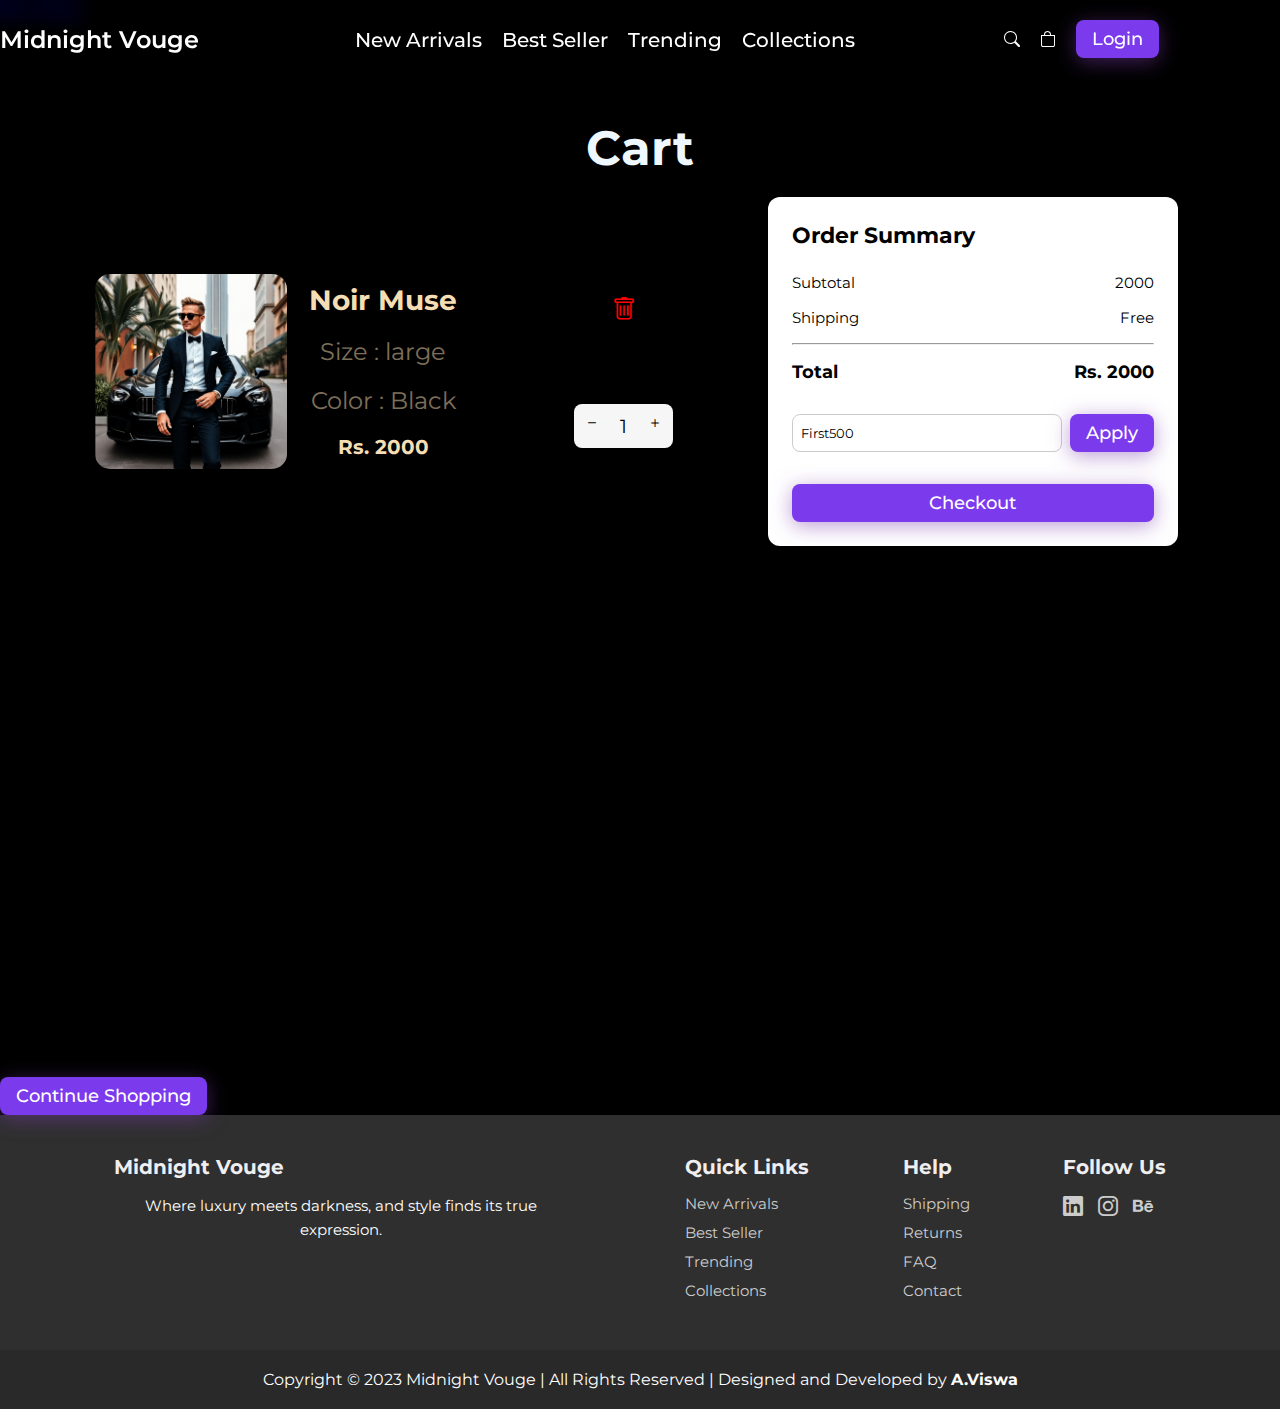
<file: cart.html>
<!DOCTYPE html>
<html lang="en">

<head>
    <meta charset="UTF-8">
    <meta name="viewport" content="width=device-width, initial-scale=1.0">
    <title>Midnight Vouge</title>
    <!-- <link rel="stylesheet" href="./css/style.css"> -->
<link rel="shortcut icon" href="./images/favicon-suit.png" type="image/x-icon">    <link rel="stylesheet" href="./css/cart.css">

    <link rel="stylesheet" href="css/common.css">
    <link rel="stylesheet" href="https://cdn.jsdelivr.net/npm/bootstrap-icons@1.13.1/font/bootstrap-icons.min.css">
    <link rel="stylesheet" href="https://cdn.jsdelivr.net/npm/bootstrap-icons@1.10.5/font/bootstrap-icons.css">

</head>

<body>
    <div class="modal">
        <div class="inner-modal">
            <div class="close-modal">
                <i class="bi bi-x"></i>
            </div>
            <div class="modal-content">
                <h2>login</h2>
                <form>
                    <label for="email">Email:</label>
                    <input type="email" id="email" name="email" required>
                    <label for="password">Password:</label>
                    <input type="password" id="password" name="password" required>
                    <button type="submit">Sign Up</button>
                </form>
            </div>

        </div>
    </div>
    <header>
        <div class="nav">
            <h2 class="fs-25">Midnight Vouge</h2>
            <ul class="links">
                <li><a href="#">New Arrivals</a></li>
                <li><a href="#">Best Seller</a></li>
                <li><a href="#">Trending</a></li>
                <li><a href="#">Collections</a></li>
            </ul>
            <div class="right-icons">
                <div class="hamburger-icon">
                    <i class="bi bi-list"></i>
                </div>
            </div>
            <div class="icon-container">
                <i class="bi bi-search"></i>
                <i class="bi bi-bag"></i>
                <div class="primary-btn signup">
                    Login</div>
            </div>
        </div>
    </header>
    <main>
        <div class="breadcrumb">
            <a href="./product.html" class="home-link">
                Noir Muse
            </a>
            <span class="separator">/</span>
            <span class="current-page">Cart</span>
        </div>
        <div class="cart">
            <div class="cart-container">
                <div class="cart-header">
                    <h2>Cart</h2>
                </div>
                <div class="cart-body">
                    <div class="cart-left">
                        <div class="cart-item">
                            <img src="./images/second-two.png" alt="">
                            <div class="cart-details">
                                <h3>Noir Muse</h3>
                                <p>Size : large</p>
                                <p>Color : Black</p>

                                <h5 class="total-amount">Rs. 2000</h5>
                            </div>

                        </div>
                        <div class="cart-count">
                            <i class="bi bi-trash"></i>
                            <div class="count">
                                <i class="bi bi-dash"></i>
                                <p>1</p>
                                <i class="bi bi-plus"></i>
                            </div>
                        </div>
                    </div>
                    <div class="cart-right">
                        <div class="order-summary">
                            <h2>Order Summary</h2>
                            <div class="summary-row">
                                <p>Subtotal</p>
                                <p class="Subtotal">2000</p>
                            </div>
                            <div class="summary-row">
                                <p>Shipping</p>
                                <p>Free</p>
                            </div>
                            <div class="summary-row Discount">
                                <p>Discount</p>
                                <p>- Rs. 500</p>
                            </div>
                            <hr>
                            <div class="summary-row total">
                                <p>Total</p>
                                <p class="total-val">Rs. 2000</p>
                            </div>
                            <div class="promo">
                                <input type="text" placeholder=" Apply First500 " value="First500">
                                <button class="primary-btn">Apply</button>
                            </div>
                            <button class="primary-btn checkout-btn">Checkout</button>
                            
                        </div>
                        
                    </div>
                    
                </div>
            </div>
        </div>
        <div class="checkout">
            <h1>Order successful</h1>
            <p>Thank you for your order! Your items will be shipped soon.</p>
            <div class="btn-container">
                <a href="./index.html">
                    <button class="primary-btn">Continue Shopping</button>
                </a>
        </div>

    </main>













    <!-- footer -->


    <footer class="footer">
        <div class="first-links">
            <h2>Midnight Vouge</h2>
            <p>Where luxury meets darkness, and style finds its true expression.</p>
        </div>
        <div class="second-links">
            <h2>Quick Links</h2>
            <ul>
                <li><a href="#">New Arrivals</a></li>
                <li><a href="#">Best Seller</a></li>
                <li><a href="#">Trending</a></li>
                <li><a href="#">Collections</a></li>
            </ul>
        </div>
        <div class="third-links">
            <h2>Help</h2>
            <ul>
                <li><a href="#">Shipping</a></li>
                <li><a href="#">Returns</a></li>
                <li><a href="#">FAQ</a></li>
                <li><a href="#">Contact</a></li>
            </ul>
        </div>
        <div class="fourth-links">
            <h2>Follow Us</h2>
            <ul>
                <li><a rel="noopener" href="https://www.linkedin.com/in/viswa-a-3122532b1/" target="_blank"><i class="bi bi-linkedin"></i></a></li>
                <li><a rel="noopener" href="https://www.instagram.com/___visw_a/" target="_blank"><i class="bi bi-instagram"></i></a></li>
               
                <li><a rel="noopener" href="https://www.behance.net/viswa28" target="_blank"><i class="bi  bi-behance"></i></a></li>
            </ul>
        </div>

        
    </footer>
   
     <p class="author">Copyright &copy; 2023 Midnight Vouge | All Rights Reserved | Designed and Developed by <a rel="noopener" href="https://www.linkedin.com/in/viswa-a-3122532b1/"
      target="_blank">A.Viswa</a></p>







    <script src="https://code.jquery.com/jquery-3.7.1.min.js"
        integrity="sha256-/JqT3SQfawRcv/BIHPThkBvs0OEvtFFmqPF/lYI/Cxo=" crossorigin="anonymous"></script>
    <script src="./jquery-ui-1.14.1.custom/jquery-ui-1.14.1.custom/jquery-ui.min.js"></script>
    <script src="./js/cart.js"></script>
</body>

</html>
</file>
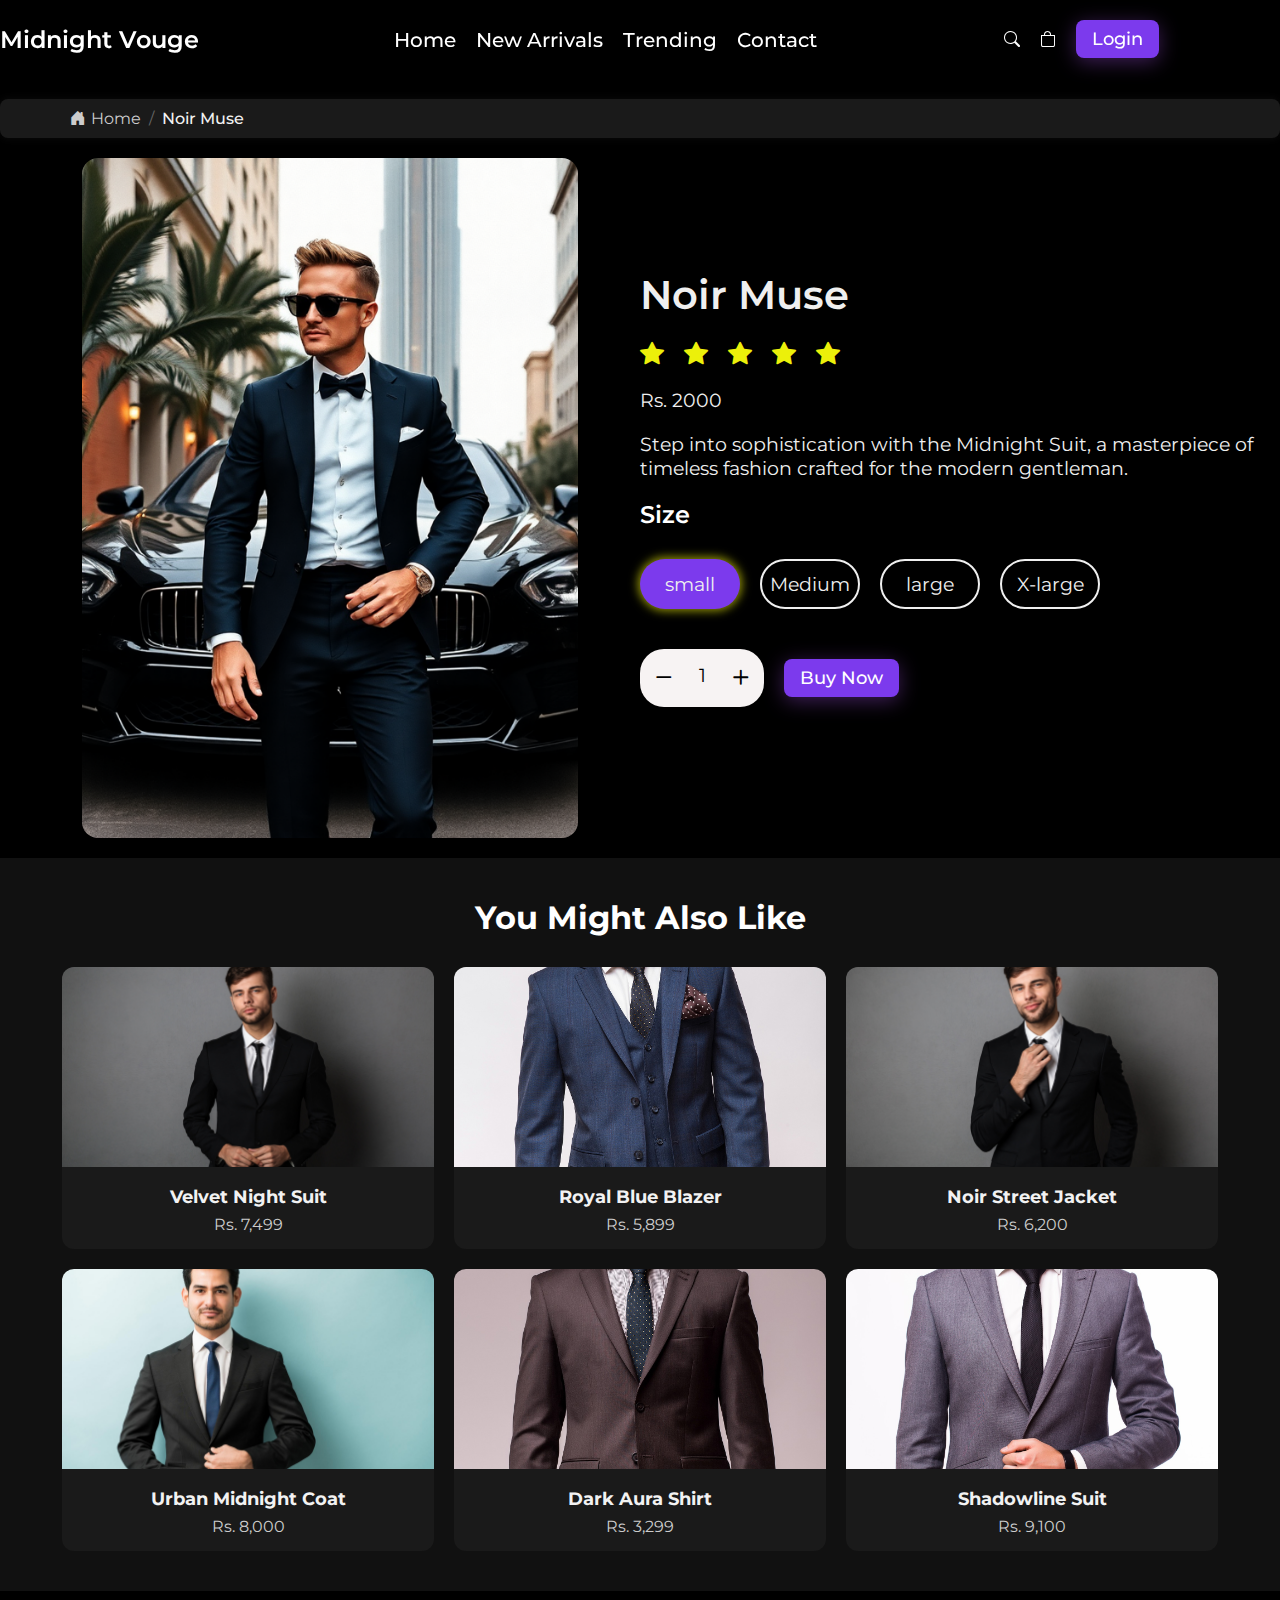
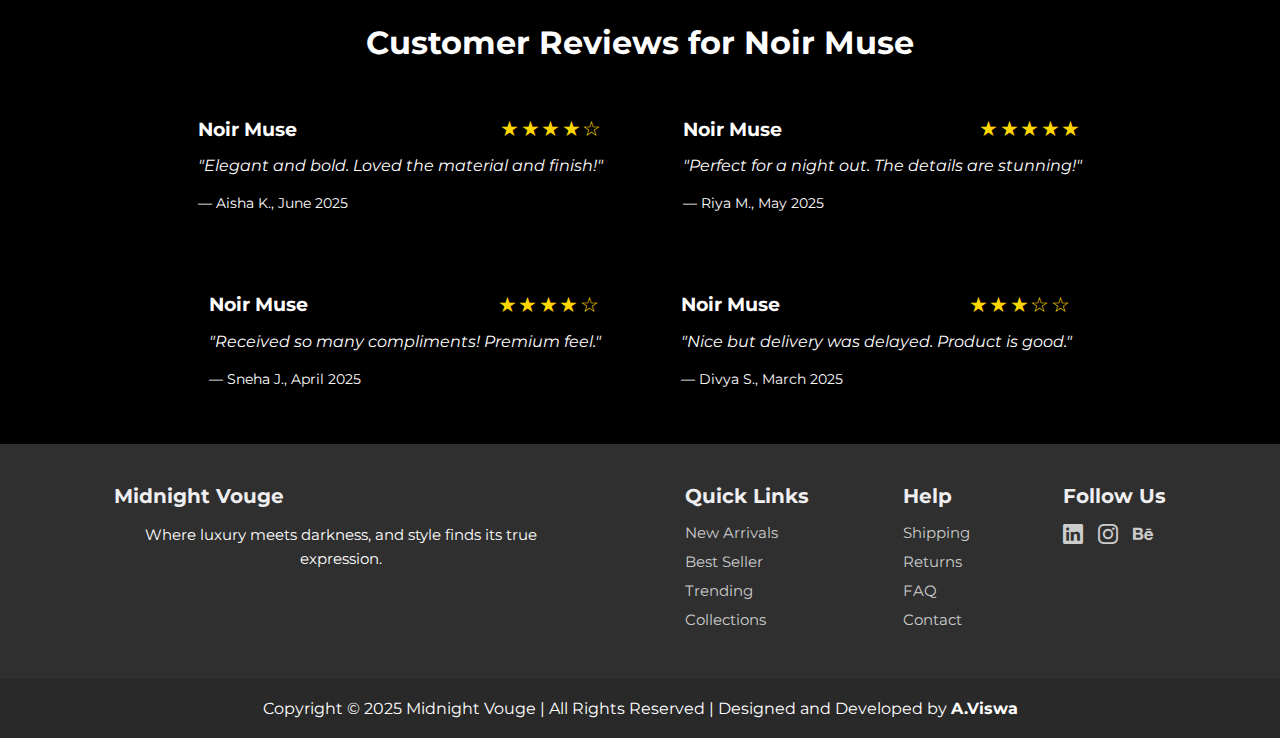
<file: Noir.html>
<!DOCTYPE html>
<html lang="en">

<head>
  <meta charset="UTF-8">
  <meta name="viewport" content="width=device-width, initial-scale=1.0">
  <title>Midnight Vouge-product</title>
  <!-- <link rel="stylesheet" href="./css/style.css"> -->
  <link rel="stylesheet" href="./css/product.css">
<link rel="shortcut icon" href="./images/favicon-suit.png" type="image/x-icon">
  <link rel="stylesheet" href="css/common.css">
  <link rel="stylesheet" href="https://cdn.jsdelivr.net/npm/bootstrap-icons@1.13.1/font/bootstrap-icons.min.css">
  <link rel="stylesheet" href="https://cdn.jsdelivr.net/npm/bootstrap-icons@1.10.5/font/bootstrap-icons.css">

</head>

<body>
  <div class="modal">
    <div class="inner-modal">
      <div class="close-modal">
        <i class="bi bi-x"></i>
      </div>
      <div class="modal-content">
        <h2>login</h2>
        <form method="post">
          <label for="email">Email:</label>
          <input type="email" id="email" name="email" required>
          <label for="password">Password:</label>
          <input type="password" id="password" name="password" required>
          <button type="submit">Sign Up</button>
        </form>
      </div>

    </div>
  </div>
  <header>
    <div class="nav">
      <h2 class="fs-25">Midnight Vouge</h2>
     <ul class="links">
        <li><a href="./index.html">Home</a></li>
        <li><a href="#second">New Arrivals</a></li>
        <li><a href="#">Trending</a></li>
        <li><a href="#contact">Contact</a></li>
      </ul>
      <div class="right-icons">
        <div class="hamburger-icon">
          <i class="bi bi-list"></i>
        </div>
      </div>
      <div class="icon-container">
        <i class="bi bi-search"></i>
        <i class="bi bi-bag"></i>
        <div class="primary-btn signup">
          Login</div>
      </div>
    </div>
  </header>



  <main>
    .
    <div class="breadcrumb">
      <a href="./index.html" class="home-link">
        <i class="bi bi-house-door-fill"></i> Home
      </a>
      <span class="separator">/</span>
      <span class="current-page">Noir Muse</span>
    </div>

    <div class="product">
      <div class="left">
        <img src="./images/second-two.png" alt="">
      </div>
      <div class="right">
        <h2>Noir Muse</h2>
        <div class="star-container">
          <i class="bi bi-star-fill"></i>
          <i class="bi bi-star-fill"></i>
          <i class="bi bi-star-fill"></i>
          <i class="bi bi-star-fill"></i>
          <i class="bi bi-star-fill"></i>
        </div>
        <p class="fs-25">Rs. 2000</p>
        <p>Step into sophistication with the Midnight Suit, a masterpiece of timeless fashion crafted for the modern
          gentleman.</p>
        <h3 class="product-size">Size</h3>
        <div class="size-container">
          <div class="size active">
            <p>small</p>
          </div>
          <div class="size">
            <p>Medium</p>
          </div>
          <div class="size">
            <p>large</p>
          </div>
          <div class="size">
            <p>X-large</p>
          </div>

        </div>
        <div class="cart">
          <div class="count">
            <i class="bi bi-dash"></i>
            <p class="value">1</p>
            <i class="bi bi-plus"></i>
          </div>
          <a href="./cart.html">
            <div class="primary-btn">
              Buy Now
            </div>
          </a>
        </div>
        <!-- <p class="fs-25">Rs. 9999</p> -->

      </div>
    </div>



    <section class="also-like-section">
      <h2 class="section-title">You Might Also Like</h2>
      <div class="also-like-grid">
        <!-- Card 1 -->
        <div class="product-card">
          <img src="./images/look1.jpg" alt="Velvet Night Suit">
          <div class="product-info">
            <h3>Velvet Night Suit</h3>
            <p>Rs. 7,499</p>
          </div>
        </div>

        <!-- Card 2 -->
        <div class="product-card">
          <img src="./images/look2.jpg" alt="Royal Blue Blazer">
          <div class="product-info">
            <h3>Royal Blue Blazer</h3>
            <p>Rs. 5,899</p>
          </div>
        </div>

        <!-- Card 3 -->
        <div class="product-card">
          <img src="./images/look3.jpg" alt="Noir Street Jacket">
          <div class="product-info">
            <h3>Noir Street Jacket</h3>
            <p>Rs. 6,200</p>
          </div>
        </div>

        <!-- Card 4 -->
        <div class="product-card">
          <img src="./images/look4.jpg" alt="Urban Midnight Coat">
          <div class="product-info">
            <h3>Urban Midnight Coat</h3>
            <p>Rs. 8,000</p>
          </div>
        </div>

        <!-- Card 5 -->
        <div class="product-card">
          <img src="./images/look5.jpg" alt="Dark Aura Shirt">
          <div class="product-info">
            <h3>Dark Aura Shirt</h3>
            <p>Rs. 3,299</p>
          </div>
        </div>

        <!-- Card 6 -->
        <div class="product-card">
          <img src="./images/look6.jpg" alt="Shadowline Suit">
          <div class="product-info">
            <h3>Shadowline Suit</h3>
            <p>Rs. 9,100</p>
          </div>
        </div>
      </div>
    </section>


    <!-- Rating and Review Section -->
    <section class="rating-review">
      <h2 class="section-title">Customer Reviews for Noir Muse</h2>

      <div class="review-grid">
        <!-- Review 1 -->
        <div class="review-card">
          <div class="review-header">
            <h3>Noir Muse</h3>
            <div class="stars">★★★★☆</div>
          </div>
          <p class="review-text">"Elegant and bold. Loved the material and finish!"</p>
          <div class="review-author">— Aisha K., <span class="date">June 2025</span></div>
        </div>

        <!-- Review 2 -->
        <div class="review-card">
          <div class="review-header">
            <h3>Noir Muse</h3>
            <div class="stars">★★★★★</div>
          </div>
          <p class="review-text">"Perfect for a night out. The details are stunning!"</p>
          <div class="review-author">— Riya M., <span class="date">May 2025</span></div>
        </div>

        <!-- Review 3 -->
        <div class="review-card">
          <div class="review-header">
            <h3>Noir Muse</h3>
            <div class="stars">★★★★☆</div>
          </div>
          <p class="review-text">"Received so many compliments! Premium feel."</p>
          <div class="review-author">— Sneha J., <span class="date">April 2025</span></div>
        </div>

        <!-- Review 4 -->
        <div class="review-card">
          <div class="review-header">
            <h3>Noir Muse</h3>
            <div class="stars">★★★☆☆</div>
          </div>
          <p class="review-text">"Nice but delivery was delayed. Product is good."</p>
          <div class="review-author">— Divya S., <span class="date">March 2025</span></div>
        </div>
      </div>
    </section>




  </main>









  <!-- footer -->


  <footer class="footer">
    <div class="first-links">
      <h2>Midnight Vouge</h2>
      <p>Where luxury meets darkness, and style finds its true expression.</p>
    </div>
    <div class="second-links">
      <h2>Quick Links</h2>
      <ul>
        <li><a href="#">New Arrivals</a></li>
        <li><a href="#">Best Seller</a></li>
        <li><a href="#">Trending</a></li>
        <li><a href="#">Collections</a></li>
      </ul>
    </div>
    <div class="third-links">
      <h2>Help</h2>
      <ul>
        <li><a href="#">Shipping</a></li>
        <li><a href="#">Returns</a></li>
        <li><a href="#">FAQ</a></li>
        <li><a href="#">Contact</a></li>
      </ul>
    </div>
    <div class="fourth-links">
      <h2>Follow Us</h2>
      <ul>
        <li><a rel="noopener" href="https://www.linkedin.com/in/viswa-a-3122532b1/" target="_blank"><i
            class="bi bi-linkedin"></i></a></li>
      <li><a rel="noopener" href="https://www.instagram.com/___visw_a/" target="_blank"><i
            class="bi bi-instagram"></i></a></li>

      <li><a rel="noopener" href="https://www.behance.net/viswa28" target="_blank"><i class="bi  bi-behance"></i></a>
      </li>
      </ul>
    </div>

  </footer>
    <!-- <p class="author">Designed and Developed by <a rel="noopener" href="https://www.linkedin.com/in/viswa-a-3122532b1/" target="_blank">A.Viswa</a> copyright &copy; 2025</p> -->
   <p class="author">Copyright &copy; 2025 Midnight Vouge | All Rights Reserved | Designed and Developed by <a rel="noopener" href="https://www.linkedin.com/in/viswa-a-3122532b1/"
      target="_blank">A.Viswa</a></p>







  <script src="https://code.jquery.com/jquery-3.7.1.min.js"
    integrity="sha256-/JqT3SQfawRcv/BIHPThkBvs0OEvtFFmqPF/lYI/Cxo=" crossorigin="anonymous"></script>
  <script src="./jquery-ui-1.14.1.custom/jquery-ui-1.14.1.custom/jquery-ui.min.js"></script>
  <script src="./js/product.js"></script>
</body>

</html>
</file>
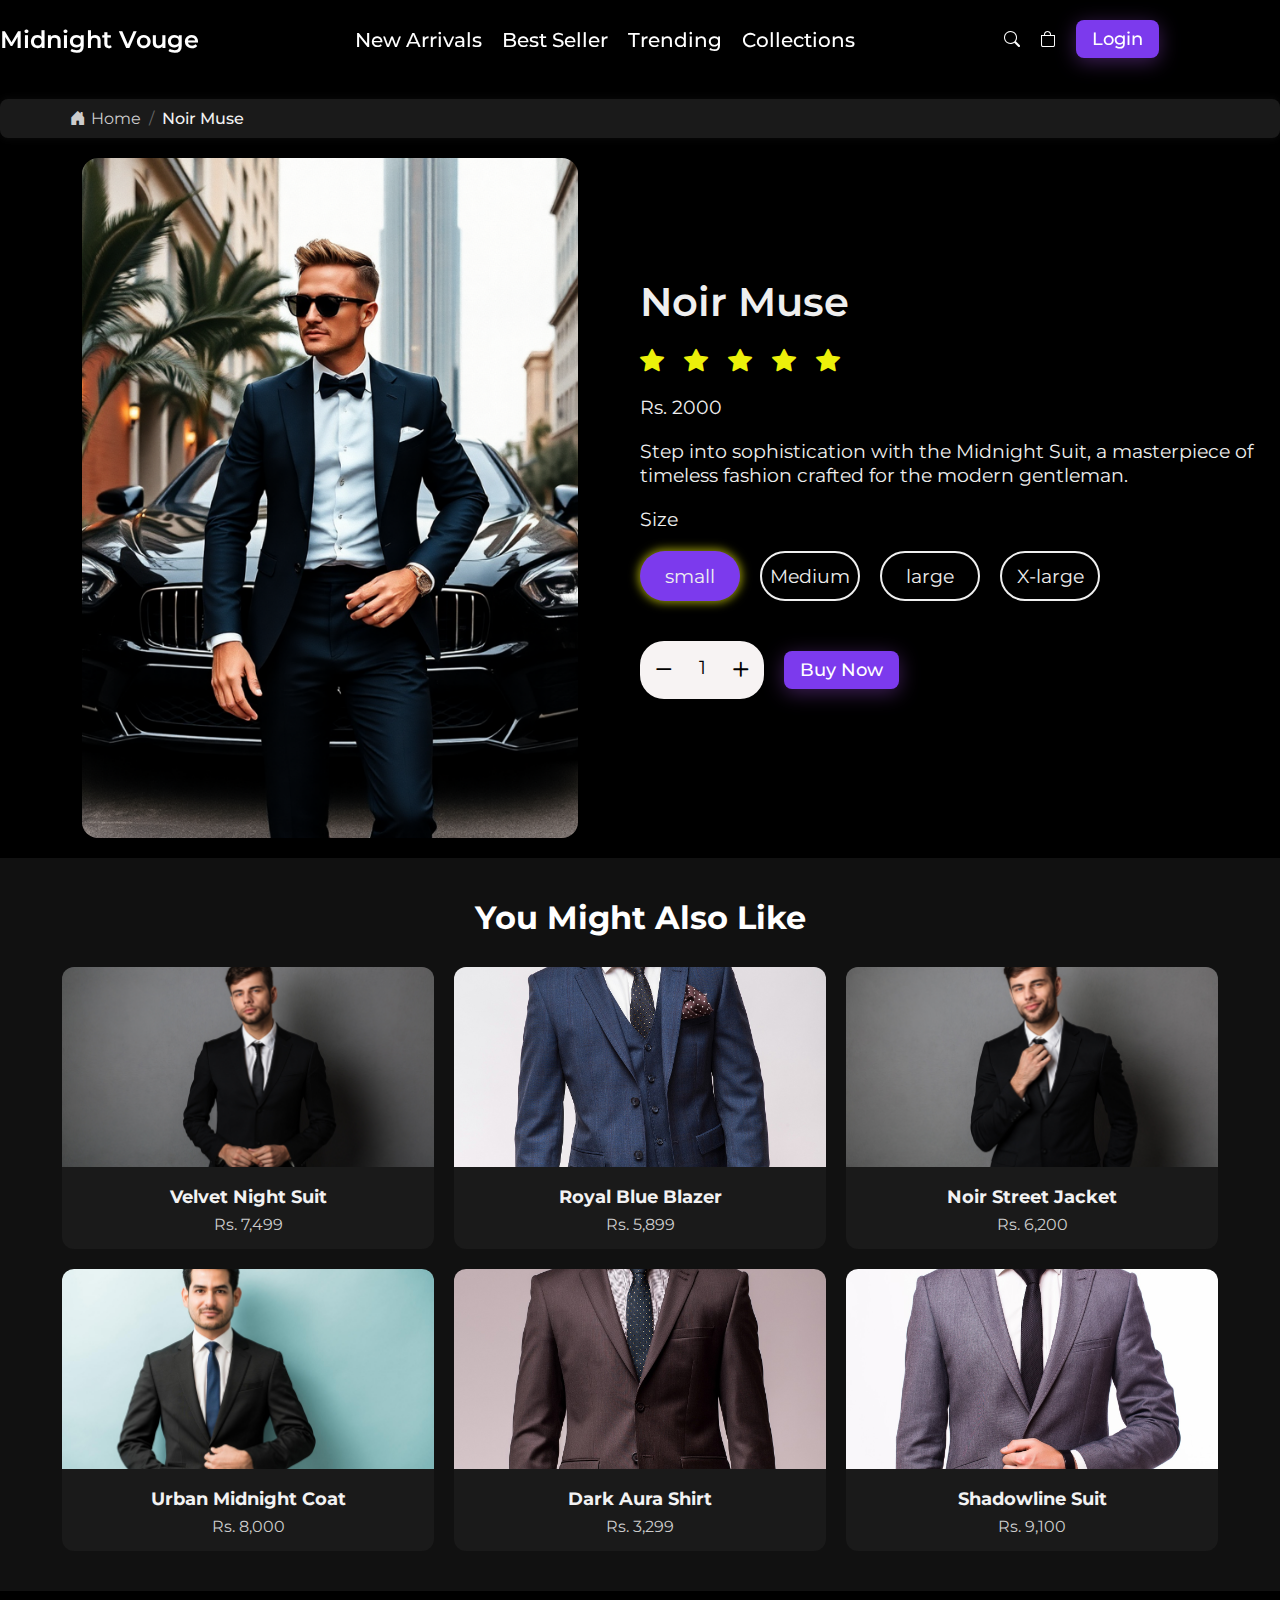
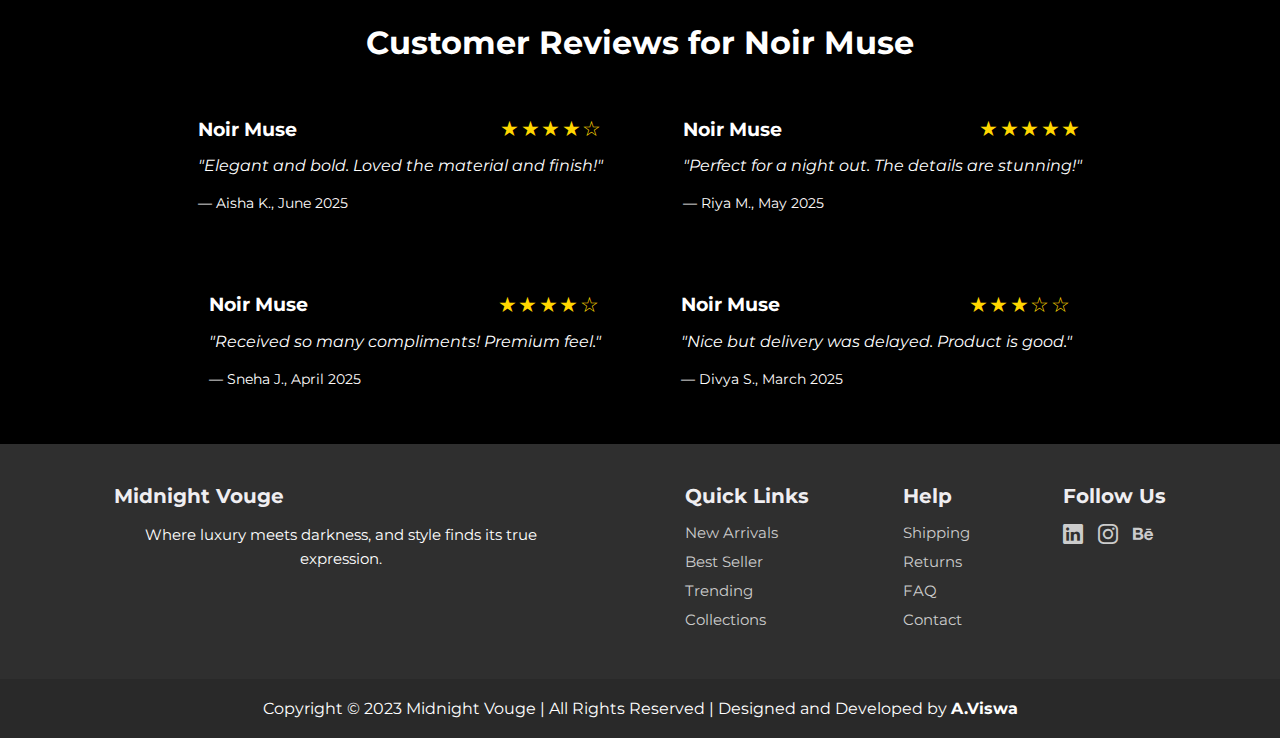
<file: product.html>
<!DOCTYPE html>
<html lang="en">

<head>
  <meta charset="UTF-8">
  <meta name="viewport" content="width=device-width, initial-scale=1.0">
  <title>Midnight Vouge</title>
  <!-- <link rel="stylesheet" href="./css/style.css"> -->
  <link rel="stylesheet" href="./css/product.css">
     <link rel="shortcut icon" href="./images/favicon.png" type="image/x-icon">

  <link rel="stylesheet" href="css/common.css">
  <link rel="stylesheet" href="https://cdn.jsdelivr.net/npm/bootstrap-icons@1.13.1/font/bootstrap-icons.min.css">
  <link rel="stylesheet" href="https://cdn.jsdelivr.net/npm/bootstrap-icons@1.10.5/font/bootstrap-icons.css">

</head>

<body>
  <div class="modal">
    <div class="inner-modal">
      <div class="close-modal">
        <i class="bi bi-x"></i>
      </div>
      <div class="modal-content">
        <h2>login</h2>
        <form>
          <label for="email">Email:</label>
          <input type="email" id="email" name="email" required>
          <label for="password">Password:</label>
          <input type="password" id="password" name="password" required>
          <button type="submit">Sign Up</button>
        </form>
      </div>

    </div>
  </div>
  <header>
    <div class="nav">
      <h2 class="fs-25">Midnight Vouge</h2>
      <ul class="links">
        <li><a href="#">New Arrivals</a></li>
        <li><a href="#">Best Seller</a></li>
        <li><a href="#">Trending</a></li>
        <li><a href="#">Collections</a></li>
      </ul>
      <div class="right-icons">
        <div class="hamburger-icon">
          <i class="bi bi-list"></i>
        </div>
      </div>
      <div class="icon-container">
        <i class="bi bi-search"></i>
        <i class="bi bi-bag"></i>
        <div class="primary-btn signup">
          Login</div>
      </div>
    </div>
  </header>



  <main>
    .
    <div class="breadcrumb">
      <a href="./index.html" class="home-link">
        <i class="bi bi-house-door-fill"></i> Home
      </a>
      <span class="separator">/</span>
      <span class="current-page">Noir Muse</span>
    </div>

    <div class="product">
      <div class="left">
        <img src="./images/second-two.png" alt="">
      </div>
      <div class="right">
        <h2>Noir Muse</h2>
        <div class="star-container">
          <i class="bi bi-star-fill"></i>
          <i class="bi bi-star-fill"></i>
          <i class="bi bi-star-fill"></i>
          <i class="bi bi-star-fill"></i>
          <i class="bi bi-star-fill"></i>
        </div>
        <p class="fs-25">Rs. 2000</p>
        <p>Step into sophistication with the Midnight Suit, a masterpiece of timeless fashion crafted for the modern
          gentleman.</p>
        <p>Size</p>
        <div class="size-container">
          <div class="size active">
            <p>small</p>
          </div>
          <div class="size">
            <p>Medium</p>
          </div>
          <div class="size">
            <p>large</p>
          </div>
          <div class="size">
            <p>X-large</p>
          </div>

        </div>
        <div class="cart">
          <div class="count">
            <i class="bi bi-dash"></i>
            <p class="value">1</p>
            <i class="bi bi-plus"></i>
          </div>
          <a href="./cart.html">
            <div class="primary-btn">
              Buy Now
            </div>
          </a>
        </div>
        <!-- <p class="fs-25">Rs. 9999</p> -->

      </div>
    </div>



    <section class="also-like-section">
      <h2 class="section-title">You Might Also Like</h2>
      <div class="also-like-grid">
        <!-- Card 1 -->
        <div class="product-card">
          <img src="./images/look1.jpg" alt="Velvet Night Suit">
          <div class="product-info">
            <h3>Velvet Night Suit</h3>
            <p>Rs. 7,499</p>
          </div>
        </div>

        <!-- Card 2 -->
        <div class="product-card">
          <img src="./images/look2.jpg" alt="Royal Blue Blazer">
          <div class="product-info">
            <h3>Royal Blue Blazer</h3>
            <p>Rs. 5,899</p>
          </div>
        </div>

        <!-- Card 3 -->
        <div class="product-card">
          <img src="./images/look3.jpg" alt="Noir Street Jacket">
          <div class="product-info">
            <h3>Noir Street Jacket</h3>
            <p>Rs. 6,200</p>
          </div>
        </div>

        <!-- Card 4 -->
        <div class="product-card">
          <img src="./images/look4.jpg" alt="Urban Midnight Coat">
          <div class="product-info">
            <h3>Urban Midnight Coat</h3>
            <p>Rs. 8,000</p>
          </div>
        </div>

        <!-- Card 5 -->
        <div class="product-card">
          <img src="./images/look5.jpg" alt="Dark Aura Shirt">
          <div class="product-info">
            <h3>Dark Aura Shirt</h3>
            <p>Rs. 3,299</p>
          </div>
        </div>

        <!-- Card 6 -->
        <div class="product-card">
          <img src="./images/look6.jpg" alt="Shadowline Suit">
          <div class="product-info">
            <h3>Shadowline Suit</h3>
            <p>Rs. 9,100</p>
          </div>
        </div>
      </div>
    </section>


    <!-- Rating and Review Section -->
    <section class="rating-review">
      <h2 class="section-title">Customer Reviews for Noir Muse</h2>

      <div class="review-grid">
        <!-- Review 1 -->
        <div class="review-card">
          <div class="review-header">
            <h3>Noir Muse</h3>
            <div class="stars">★★★★☆</div>
          </div>
          <p class="review-text">"Elegant and bold. Loved the material and finish!"</p>
          <div class="review-author">— Aisha K., <span class="date">June 2025</span></div>
        </div>

        <!-- Review 2 -->
        <div class="review-card">
          <div class="review-header">
            <h3>Noir Muse</h3>
            <div class="stars">★★★★★</div>
          </div>
          <p class="review-text">"Perfect for a night out. The details are stunning!"</p>
          <div class="review-author">— Riya M., <span class="date">May 2025</span></div>
        </div>

        <!-- Review 3 -->
        <div class="review-card">
          <div class="review-header">
            <h3>Noir Muse</h3>
            <div class="stars">★★★★☆</div>
          </div>
          <p class="review-text">"Received so many compliments! Premium feel."</p>
          <div class="review-author">— Sneha J., <span class="date">April 2025</span></div>
        </div>

        <!-- Review 4 -->
        <div class="review-card">
          <div class="review-header">
            <h3>Noir Muse</h3>
            <div class="stars">★★★☆☆</div>
          </div>
          <p class="review-text">"Nice but delivery was delayed. Product is good."</p>
          <div class="review-author">— Divya S., <span class="date">March 2025</span></div>
        </div>
      </div>
    </section>




  </main>









  <!-- footer -->


  <footer class="footer">
    <div class="first-links">
      <h2>Midnight Vouge</h2>
      <p>Where luxury meets darkness, and style finds its true expression.</p>
    </div>
    <div class="second-links">
      <h2>Quick Links</h2>
      <ul>
        <li><a href="#">New Arrivals</a></li>
        <li><a href="#">Best Seller</a></li>
        <li><a href="#">Trending</a></li>
        <li><a href="#">Collections</a></li>
      </ul>
    </div>
    <div class="third-links">
      <h2>Help</h2>
      <ul>
        <li><a href="#">Shipping</a></li>
        <li><a href="#">Returns</a></li>
        <li><a href="#">FAQ</a></li>
        <li><a href="#">Contact</a></li>
      </ul>
    </div>
    <div class="fourth-links">
      <h2>Follow Us</h2>
      <ul>
        <li><a rel="noopener" href="https://www.linkedin.com/in/viswa-a-3122532b1/" target="_blank"><i
            class="bi bi-linkedin"></i></a></li>
      <li><a rel="noopener" href="https://www.instagram.com/___visw_a/" target="_blank"><i
            class="bi bi-instagram"></i></a></li>

      <li><a rel="noopener" href="https://www.behance.net/viswa28" target="_blank"><i class="bi  bi-behance"></i></a>
      </li>
      </ul>
    </div>

  </footer>
    <!-- <p class="author">Designed and Developed by <a rel="noopener" href="https://www.linkedin.com/in/viswa-a-3122532b1/" target="_blank">A.Viswa</a> copyright &copy; 2025</p> -->
   <p class="author">Copyright &copy; 2023 Midnight Vouge | All Rights Reserved | Designed and Developed by <a rel="noopener" href="https://www.linkedin.com/in/viswa-a-3122532b1/"
      target="_blank">A.Viswa</a></p>







  <script src="https://code.jquery.com/jquery-3.7.1.min.js"
    integrity="sha256-/JqT3SQfawRcv/BIHPThkBvs0OEvtFFmqPF/lYI/Cxo=" crossorigin="anonymous"></script>
  <script src="./jquery-ui-1.14.1.custom/jquery-ui-1.14.1.custom/jquery-ui.min.js"></script>
  <script src="./js/product.js"></script>
</body>

</html>
</file>
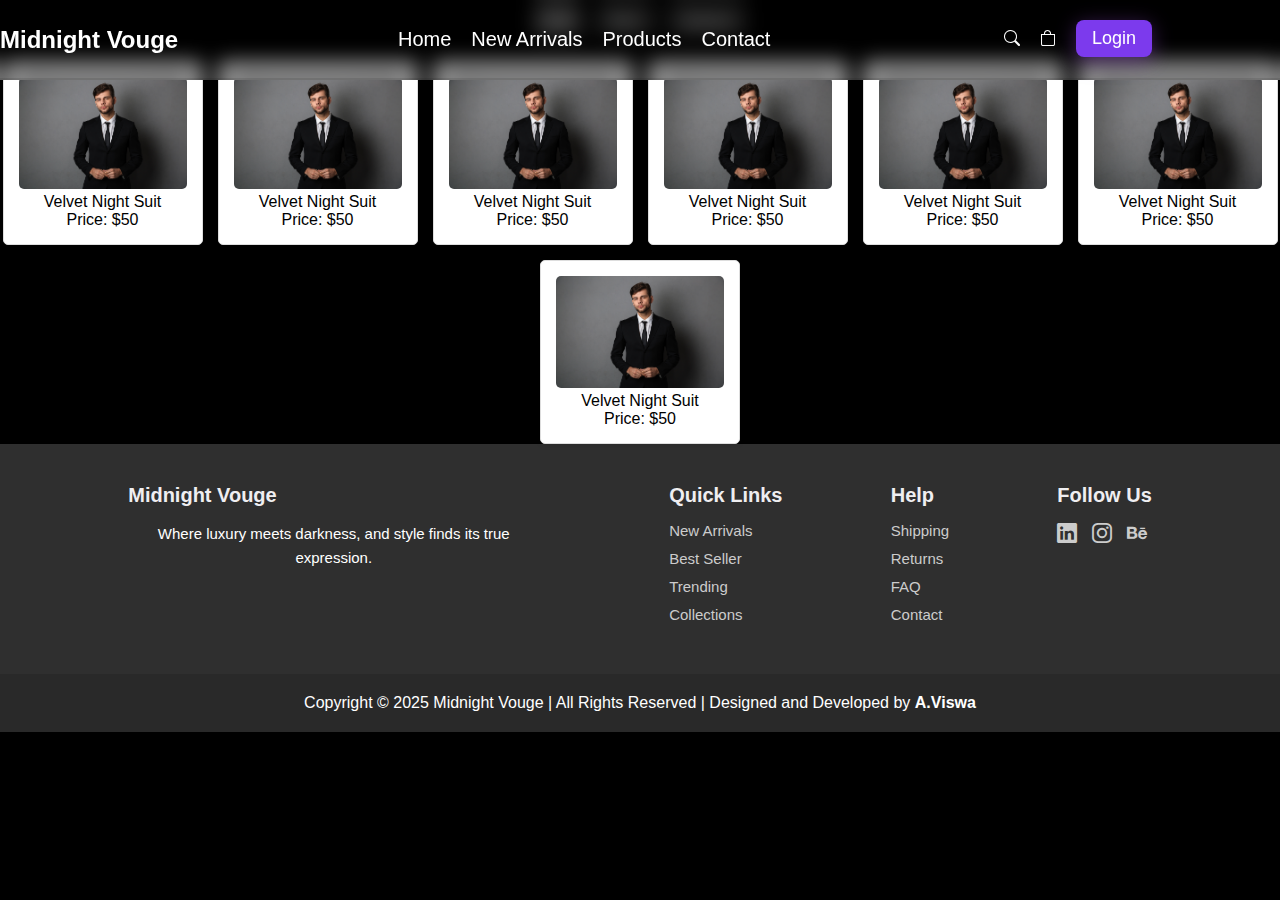
<file: products/product.html>
<!DOCTYPE html>
<html lang="en">
<head>
  <meta charset="UTF-8">
  <meta name="viewport" content="width=device-width, initial-scale=1.0">
  <title>Document</title>
  <link rel="stylesheet" href="../css/dress.css">
  <link rel="stylesheet" href="../css/common.css">
    <link rel="stylesheet" href="https://cdn.jsdelivr.net/npm/bootstrap-icons@1.13.1/font/bootstrap-icons.min.css">
  <link rel="stylesheet" href="https://cdn.jsdelivr.net/npm/bootstrap-icons@1.10.5/font/bootstrap-icons.css">

</head>
<body>
    <div class="modal">
    <div class="inner-modal">
      <div class="close-modal">
        <i class="bi bi-x"></i>
      </div>
      <div class="modal-content">
        <h2>login</h2>
        <form method="post">
          <label for="email">Email:</label>
          <input type="email" id="email" name="email" required>
          <label for="password">Password:</label>
          <input type="password" id="password" name="password" required>
          <button type="submit">Sign Up</button>
        </form>
      </div>

    </div>
  </div>
  <header>
    <div class="nav">
      <h2 class="fs-25">Midnight Vouge</h2>
      <ul class="links">
        <li><a href="../index.html">Home</a></li>
        <li><a href="#second">New Arrivals</a></li>
        <li><a href="./products/product.html">Products</a></li>
        <li><a href="#contact">Contact</a></li>
      </ul>
      <div class="right-icons">
        <div class="hamburger-icon">
          <i class="bi bi-list"></i>
        </div>
      </div>
      <div class="icon-container">
        <i class="bi bi-search"></i>
        <i class="bi bi-bag"></i>
        <div class="primary-btn signup">
          Login
        </div>
      </div>
    </div>
  </header>
  <main>
<div class="filters">
  <button class="filter-btn active" data-filter="all">All</button>
  <button class="filter-btn" data-filter="men">Men</button>
  <button class="filter-btn" data-filter="women">Women</button>
</div>

<div class="product-container">
  <div class="product-card" data-category="men">
    <img src="../images/look1.jpg" alt="">
    <p class="">Velvet Night Suit</p>
    <span class="">Price: $50</span>
  </div>
  <div class="product-card" data-category="men">
    <img src="../images/look1.jpg" alt="">
    <p class="">Velvet Night Suit</p>
    <span class="">Price: $50</span>
  </div>
  <div class="product-card" data-category="men">
    <img src="../images/look1.jpg" alt="">
    <p class="">Velvet Night Suit</p>
    <span class="">Price: $50</span>
  </div>
  <div class="product-card" data-category="women">
    <img src="../images/look1.jpg" alt="">
    <p class="">Velvet Night Suit</p>
    <span class="">Price: $50</span>
  </div>
  <div class="product-card" data-category="women">
    <img src="../images/look1.jpg" alt="">
    <p class="">Velvet Night Suit</p>
    <span class="">Price: $50</span>
  </div>
  <div class="product-card" data-category="women">
    <img src="../images/look1.jpg" alt="">
    <p class="">Velvet Night Suit</p>
    <span class="">Price: $50</span>
  </div>
  <div class="product-card" data-category="women">
    <img src="../images/look1.jpg" alt="">
    <p class="">Velvet Night Suit</p>
    <span class="">Price: $50</span>
  </div>

</div>

  </main>
   <footer class="footer">
    <div class="first-links">
      <h2>Midnight Vouge</h2>
      <p>Where luxury meets darkness, and style finds its true expression.</p>
    </div>
    <div class="second-links">
      <h2>Quick Links</h2>
      <ul>
        <li><a href="#">New Arrivals</a></li>
        <li><a href="#">Best Seller</a></li>
        <li><a href="#">Trending</a></li>
        <li><a href="#">Collections</a></li>
      </ul>
    </div>
    <div class="third-links">
      <h2>Help</h2>
      <ul>
        <li><a href="#">Shipping</a></li>
        <li><a href="#">Returns</a></li>
        <li><a href="#">FAQ</a></li>
        <li><a href="#">Contact</a></li>
      </ul>
    </div>
    <div class="fourth-links">
      <h2>Follow Us</h2>
      <ul>
        <li><a rel="noopener" href="https://www.linkedin.com/in/viswa-a-3122532b1/" target="_blank"><i
              class="bi bi-linkedin"></i></a></li>
        <li><a rel="noopener" href="https://www.instagram.com/___visw_a/" target="_blank"><i
              class="bi bi-instagram"></i></a></li>

        <li><a rel="noopener" href="https://www.behance.net/viswa28" target="_blank"><i class="bi  bi-behance"></i></a>
        </li>
      </ul>
    </div>

  </footer>
  <p class="author">Copyright &copy; 2025 Midnight Vouge | All Rights Reserved | Designed and Developed by <a rel="noopener" href="https://www.linkedin.com/in/viswa-a-3122532b1/"
      target="_blank">A.Viswa</a></p>




<script src="https://code.jquery.com/jquery-3.6.0.min.js"></script>

<script src="../js/dress.js"></script>
</body>
</html>
</file>
<file: css/style.css>
@import url(https://fonts.googleapis.com/css2?family=Montserrat:wght@100;200;300;400;500;600;800;900&display=swap);

* {
  margin: 0;
  padding: 0;
  box-sizing: border-box;
  font-family: 'Montserrat', sans-serif;
  scroll-behavior: smooth;
}

.fs-60 {
  font-size: clamp(1.25rem, 0.5093rem + 3.7037vw, 3.75rem);
  color: white;
  font-weight: bold;
  /* text-align: center; */
  text-transform: capitalize;

}

.fs-20 {
  font-size: clamp(1rem, 0.9259rem + 0.3704vw, 1.25rem);
  color: white;
  font-weight: 400;

}

.fs-25 {
  font-size: clamp(1rem, 0.8333rem + 0.8333vw, 1.5625rem);
  color: white;
  font-weight: 400;
}

.primary-btn {
  background-color: #7C3AED;
  color: white;
  padding: 8px 16px;
  border-radius: 8px;
  font-size: 18px;
  font-weight: 500;
  border: none;
  cursor: pointer;
  transition: all 0.3s ease;
  text-transform: capitalize;
  box-shadow: 0 4px 20px rgba(124, 60, 173, 0.5);
  /* margin-top: 20px; */

  &:hover {
    box-shadow: 0 4px 20px rgba(124, 60, 173, 0.9);
    transform: translateY(-2px);
    background-color: #6D28D9;
    color: white;

  }
}

body {
  background-color: black;

}

p {

  text-transform: capitalize;
  /* max-width: 1200px; */
}

.wrapper {
  margin: 0 auto;
  padding: 0 20px;
  width: 100%;
  display: flex;
  justify-content: center;
  align-self: center;
}





/* Header */
.nav {
  display: flex;
  position: fixed;
  top: 0;
  left: 0;
  z-index: 10000;
  /* right: 0; */
  flex-direction: row;
  justify-content: space-evenly;
  align-items: center;
  padding: 20px 0;
  height: 80px;
  width: 100%;
  background-color: rgba(0, 0, 0, 0.411);
  -webkit-backdrop-filter: blur(10px);
  backdrop-filter: blur(10px);
  box-shadow: inset 0 -1px 0 rgba(0, 0, 0, 0.1);
  border-bottom: 1px solid rgba(0, 0, 0, 0.1);
  margin-bottom: 50px;
}

.nav h2 {
  /* margin-left: 120px; */
  color: white;
  font-size: 24px;
  font-weight: 600;
  /* width: 20%; */

}


.links {
  display: flex;
  /* flex-direction: row; */
  /* justify-content: space-evenly; */
  align-items: center;
  gap: 20px;
  list-style: none;
  margin: 0;
  padding: 0;
  width: 40%;
  margin-right: 280px;
  justify-content: center;
  position: relative;
  z-index: 1;
  transition: ease, 0.7s;
}

.links li a {
  display: flex;
  flex-direction: row;
  justify-content: space-between;
  align-items: center;
  gap: 20px;
  list-style: none;
  margin: 0;
  padding: 0;
  color: white;
  font-size: 20px;
  font-weight: 500;
  text-transform: capitalize;
  text-decoration: none;
  transition: all 0.3s ease;
  cursor: pointer;

  &:hover {
    color: #7C3AED;
    transform: translateY(-2px);
    text-decoration: none;
  }
}

.right-icons {
  display: none;
  align-items: center;
  width: 0 !important;
  padding: 0 !important;
  margin: 0 !important;

}

.hamburger-icon {
  display: none;
  color: aliceblue;
}

.hamburger-icon:hover {
  cursor: pointer;
}

.icon-container {
  display: flex !important;
  align-items: center;
  gap: 20px;
  color: white;
  width: 20%;
  justify-content: start;
  position: relative;
  z-index: 1;
  transition-duration: 0.7s;
}

.modal {
  position: fixed;
  top: 0;
  left: 0;
  width: 100vw;
  height: 100vh;
  background: rgba(0, 0, 0, 0.7);
  backdrop-filter: blur(6px);
  -webkit-backdrop-filter: blur(6px);
  display: flex;
  align-items: center;
  justify-content: center;
  z-index: 999;
  display: none;
}


.inner-modal {
  background: #1a1a1a;
  padding: 40px 30px;
  border-radius: 16px;
  box-shadow: 0 0 20px rgba(255, 255, 255, 0.05);
  width: 90%;
  max-width: 400px;
  position: relative;
  animation: popIn 0.5s ease-out;
}


@keyframes popIn {
  from {
    transform: scale(0.1);
    opacity: 0;
  }

  to {
    transform: scale(1);
    opacity: 1;
  }
}

.close-modal {
  position: absolute;
  top: 15px;
  right: 20px;
  font-size: 24px;
  color: #fff;
  cursor: pointer;
}

/* Modal Content */
.modal-content h2 {
  margin-bottom: 20px;
  text-align: center;
  font-size: 26px;
  color: #fff;
  text-transform: uppercase;
  letter-spacing: 1px;
}

.modal-content form {
  display: flex;
  flex-direction: column;
}

.modal-content label {
  margin-bottom: 6px;
  font-size: 14px;
  color: #aaa;
}

.modal-content input {
  padding: 12px;
  margin-bottom: 20px;
  border: none;
  border-radius: 8px;
  background: #2a2a2a;
  color: #fff;
  font-size: 15px;
}

.modal-content input:focus {
  outline: 2px solid #555;
}

.modal-content button {
  padding: 12px;
  border: none;
  border-radius: 8px;
  background: #ffffff;
  color: #000;
  font-weight: bold;
  font-size: 15px;
  cursor: pointer;
  transition: background 0.3s ease;
}





/* nav-end */



/* banner */
.banner {
  display: flex;
  width: 100%;

  justify-content: space-evenly;
  align-items: center;
  text-align: center;
  /* padding: 100px 20px; */
  margin-top: 150px;

  background-color: black;
}

.banner-content {
  display: flex;
  flex-direction: column;
  justify-content: center;
  align-items: center;
  text-align: center;
  max-width: 800px;
  padding: 20px;
  margin-bottom: 20px;
  gap: 20px;
}

.banner h1 {
  color: white;
  font-size: clamp(2rem, 1.3333rem + 2.2222vw, 4rem);
  font-weight: bold;
  margin-bottom: 20px;
  text-align: start;
  width: 100%;
}

.banner p {
  color: white;
  font-size: clamp(1rem, 0.6667rem + 0.8889vw, 2rem);
  font-weight: 400;
  margin-bottom: 20px;
  text-align: start;
}

/* .banner .primary-btn {
  background-color: #7C3AED;
  color: white;
  padding: 12px 24px;
  border-radius: 8px;
  font-size: clamp(1rem, 0.6667rem + 0.8889vw, 2rem);
  font-weight: 500;
  border: none;
  cursor: pointer;
  transition: all 0.3s ease;
} */
.banner .primary-btn:hover {
  /* box-shadow: 0 4px 20px rgba(124, 60, 173, 0.9); */
  transform: translateY(-2px);
  background-color: #6D28D9;
  color: white;
}

.btn-container {
  width: 100%;
  display: flex;
  justify-content: start;
}

.banner img {
  width: 100%;
  height: 400px;
  max-width: 600px;
  margin-top: 20px;
  border-radius: 8px;
  box-shadow: 0 4px 20px rgba(124, 60, 173, 0.5);
  object-fit: cover;
  transition: all 0.3s ease;
  object-position: center;

}


/* second */
.second {
  margin-top: 100px;
    scroll-margin-top: 150px;

}

.section-title {
  text-align: center;
  font-size: 2rem;
  font-weight: bold;
  padding: 2rem 0 1rem;
  color: white;
  text-transform: capitalize;
}

.card-container {
  display: flex;
  flex-wrap: wrap;
  justify-content: center;
  gap: 1.5rem;
  padding: 1rem;
}

.second .card {
  position: relative;
  cursor: pointer;
  width: 350px;
  height: 400px;
  background-size: cover;
  background-position: center;
  border-radius: 12px;
  overflow: hidden;
  box-shadow: 0 6px 12px rgba(0, 0, 0, 0.15);
  transition: transform 0.3s ease;
}

.second .card:hover {
  transform: scale(1.03);
}

.overlay {
  position: absolute;
  bottom: 0;
  width: 100%;
  height: 80px;
  background: linear-gradient(to top, rgba(0, 0, 0, 0.7), transparent);
  display: flex;
  align-items: center;
  justify-content: center;
  padding: 1rem;
}

.image-name {
  color: #fff;
  font-size: 1.1rem;
  font-weight: 600;
  text-align: center;
}


/* third */
.third {
  margin-top: 100px;
  padding: 20px;
  background-color: rgb(97, 96, 96);
  scroll-margin-top: 150px;
}

.tabs {
  display: flex;
  justify-content: center;
  gap: 20px;
  margin-bottom: 20px;
}

.btn {
  padding: 10px 20px;
  border-radius: 8px;
  border: none;
  cursor: pointer;
  transition: all 0.3s ease;
}

.secondary-btn.active {
  background-color: #7C3AED !important;
  color: white;
}

.secondary-btn {
  background-color: #f3f3f3;
  color: rgb(0, 0, 0);
  transition: all 0.3s ease;
}

.secondary-btn:hover {
  background-color: #e0e0e0;
}

.tab-content {
  /* display: none; */
  text-align: center;
  color: white;
  margin-top: 20px;
}

.active {
  display: block;
}


.men-card {
  display: none !important;
  display: flex;
  justify-content: center;
  align-items: center;
  flex-wrap: wrap;
  gap: 20px;
  /* opacity: 0; */
}

.women-card {
  display: none !important;
  display: flex;
  justify-content: center;
  align-items: center;
  flex-wrap: wrap;
  gap: 20px;
  /* transform:rotateX('-45deg'); */
}

.men-card.active {
  display: flex !important;
  justify-content: center;
  align-items: center;
  flex-wrap: wrap;
  justify-content: center;
  gap: 20px;
  transition: all 3s ease;
  /* transform: rotate3d(1, 1, 1, 45deg); */
  /* opacity: 1!important; */

}

.women-card.active {
  display: flex !important;
  /* flex-wrap: wrap; */
  justify-content: center;
  gap: 20px;
  opacity: 1;
  transform: rotateX('-45deg');

}

.third .card {
  width: 300px;
  height: 400px;
  background-size: cover;
  background-position: center;
  border-radius: 12px;
  overflow: hidden;
  background-color: #f3f3f3;
  box-shadow: 0 6px 12px rgba(0, 0, 0, 0.15);
  transition: transform 0.3s ease;
  display: flex;
  justify-content: space-evenly;
  align-items: center;
  /* align-self: center; */
  flex-direction: column;
}

.card p {
  color: rgb(0, 0, 0);
  font-size: 1.1rem;
  font-weight: 600;
  text-align: center;
  margin-top: 10px;
}

.third img {
  height: 300px;
  width: 250px;
  border-radius: 8px;
  /* border-radius: 50%; */
  object-fit: cover;
  object-position: center;
  transition: all 0.3s ease;


}

.third img:hover {
  transform: scale(1.05);
  box-shadow: 0 4px 20px rgba(124, 60, 173, 0.5);
}

.third .card:hover {
  transform: scale(1.03);
}




/* accordion */
.accordian-container {
  width: 80%;
  margin: auto;
  display: flex;
  flex-direction: column;
  gap: 10px;
  height: 350px;
  overflow: hidden;
  /* background-color: #f9f9f9; */
}

.accordian-item {
  border: 1px solid #ccc;
  border-radius: 5px;
  overflow: hidden;
}

.question {
  display: flex;
  justify-content: space-between;
  align-items: center;
  padding: 15px;
  background-color: #f3f3f3;
  cursor: pointer;
  /* transition: background-color 0.3s ease; */
  /* transition-duration: 2s; */

}

.question:hover {
  background-color: #e0e0e0;
}

.question.active {
  background-color: #000000;
  color: white;

}

.answer {
  max-height: 0;
  overflow: hidden;
  background-color: #f9f9f9;
  padding: 0 15px;
  /* transition-duration: 2s; */


}

.answer.active {
  max-height: 400px;
  padding: 15px;
  animation: backwards;

}

.question i {
  transition: transform 0.6s ease;
}

.question.active i {
  transform: rotate(180deg);
  transition: transform 0.2s ease;
}





/* form */

#contactform{
      scroll-margin-top: 150px;
}

form#contactForm {


  max-width: 500px;
  margin: auto;
  /* background: #ffffff; */
  border: 2px solid #6D28D9;
  padding: 30px 40px;
  margin-bottom: 120px;
  border-radius: 8px;
  box-shadow: 0 4px 12px rgba(0, 0, 0, 0.1);
}

/* Input, Textarea styles */
input[type="text"],
input[type="email"],
textarea {
  width: 100%;
  padding: 12px 15px;
  margin-top: 8px;
  margin-bottom: 20px;
  background-color: transparent;
  border: 1px solid #6D28D9;
  color: white;
  border-radius: 4px;
  font-size: 15px;
  transition: border-color 0.3s;
}

input:focus,
textarea:focus {
  border-color: #007bff;
  outline: none;
}

/* Button styling */
button.form-btn {
  background-color: #6D28D9;
  color: #fff;
  border: none;
  padding: 12px 20px;
  border-radius: 4px;
  cursor: pointer;
  font-size: 16px;
  transition: background-color 0.3s;
}

button.form-btn:hover {
  background-color: #7C3AED;
}

/* Error messages */
.error {
  color: #e74c3c;
  font-size: 14px;
  margin-top: -15px;
  margin-bottom: 15px;
  display: block;
}

/* Optional: Success Message (if needed) */
.success-message {
  color: #28a745;
  font-size: 15px;
  margin-top: 10px;
}



/* footer */




.footer {
  background-color: #2f2f2f;
  color: #fff;
  display: flex;
  flex-wrap: wrap;
  justify-content: space-evenly;
  padding: 40px 20px;
  width: 100%;
}

footer .link-container{
  height: 100%;
  width: 25%;
  /* background-color: orange;   */
  display: flex;
  flex-direction: column;
  justify-content: center;
  align-items: center;
}

footer .first-links p{
  width: 95%;
  text-align: center;
}



.footer h2 {
  font-size: 20px;
  margin-bottom: 15px;
  color: #efeef1;
}

.footer p {
  font-size: 15px;
  line-height: 1.6;
}

.footer ul {
  list-style: none;
  padding: 0;
}

.footer ul li {
  margin-bottom: 10px;
}

.footer ul li a {
  text-decoration: none;
  color: #ccc;
  font-size: 15px;
  transition: color 0.3s ease;
}

.footer ul li a:hover {
  color: #6D28D9;
  transform: scale3d(1.1);
  /* padding-left: 5px; */
}

.footer .fourth-links ul {
  display: flex;
  gap: 15px;
}

.footer .fourth-links ul li a i {
  font-size: 20px;
  color: #ccc;
  /* transition: transform 0.3s, color 0.3s; */
}

.footer .fourth-links ul li a:hover i {
  /* transform: scale(1.2); */
  color: #6D28D9;
}

.author {
  text-align: center;
  background-color: #292929;
  color: #fff;
  padding: 20px;
  text-decoration: none;
}

.author a {
  color: #fff;
  /* text-decoration: none; */
  font-weight: bold;
}


























































@media only screen and (max-width: 1200px) {
  .nav h2 {
    /* font-size: 20px; */
    margin-left: 0;
  }

  .links {
    /* width: 100%; */
    justify-content: center;
    /* flex-wrap: wrap; */
  }

  .links li a {
    font-size: 16px;
  }

  /* .right-icons {
    width: 100%;
    justify-content: center;
    padding: 10px 0;
  } */
}

@media only screen and (max-width: 1100px) {
  .nav h1 {
    /* font-size: 18px; */
    width: auto;
    text-align: start;
  }

  .links {
    /* width: 100%; */
    justify-content: center;
    /* flex-wrap: wrap; */
  }

  .links li a {
    font-size: 14px;
    width: auto;
  }

  .right-icons {
    width: 100%;
    justify-content: center;
    padding: 10px 0;
  }

  .banner {
    /* flex-direction: column-reverse; */
    width: 80%;
    align-items: center;
    justify-content: center;
    margin-inline: auto;

  }

  .banner img {
    width: 100%;
    height: 400px;
    /* max-width: 600px; */
    margin-top: 20px;
    border-radius: 8px;
    box-shadow: 0 4px 20px rgba(124, 60, 173, 0.5);
    object-fit: cover;
    transition: all 0.3s ease;
    object-position: center;
  }

  .banner h1 {
    font-size: clamp(1.5rem, 1rem + 1.3333vw, 3rem);
  }

  .banner p {
    font-size: clamp(0.875rem, 0.6667rem + 0.4444vw, 1.5rem);
  }

  .banner img {
    height: 300px;
    width: 300px;
    /* max-width: 100%; */
  }

  .banner .primary-btn {
    font-size: clamp(0.875rem, 0.6667rem + 0.4444vw, 1.5rem);
    padding: 10px 20px;
  }

  /* .card {
        width: 35%;
      } */
  .second .card {
    width: 300px;
  }



}


@media only screen and (max-width: 900px) {
  .nav {
    flex-direction: row;
    align-items: center;
    justify-content: space-evenly;
  }


  .links {
    /* display: none; */
    transform: translateY(-200%);
    flex-direction: column;
    position: absolute;
    top: 80px;
    left: 0;
    right: 0;
    background-color: black;
    padding: 20px;
    z-index: 1;
    width: 100%;
    border-radius: 8px;
    transition-duration: 0.7s;
    box-shadow: 0 4px 10px rgba(124, 60, 173, 0.5);

  }

  .hamburger-icon {
    display: block;
    color: #7C3AED;
    font-size: 24px;
    cursor: pointer;
    margin-left: auto;
    margin-right: 20px;

  }

  .right-icons {
    /* flex-direction: column;
    align-items: center; */
    width: 0 !important;
    padding: 0 !important;
    margin: 0 !important;
    display: block;
  }

}

.icon-container {
  display: none;
  position: absolute;
  top: 20px;
  right: 20px;
  display: flex;
  align-items: center;
  gap: 20px;
  color: white;
  z-index: 1;


  @media only screen and (max-width: 900px) {
    flex-direction: column;
    display: none !important;
  }

  .second .card-container {
    justify-content: start;
    /* align-items: start; */
  }

}




.links.show {
  display: flex;
  flex-direction: column;
  transform: translateY(0);
  position: absolute;
  top: 80px;
  left: 0;
  right: 0;
  background-color: black;
  transition-duration: 0.7s;

}

.icon-container .show {
  display: block !important;
  position: absolute;
  top: 20px;
  right: 20px;
  display: flex;
  align-items: center;
  gap: 20px;
  color: white;
  z-index: 1;
  flex-direction: column;
}

/*  */
/* @media only screen and (max-width: 1400px) {
  
  .right-icons {
    flex-direction: column;
    align-items: center;
    width: 0!important;
    padding: 0;
  }
} */
@media only screen and (max-width:900px) {
  .banner {
    flex-direction: column-reverse;
    align-items: center;
    text-align: center;
    height: auto;

    /* padding: 50px 20px; */
  }

  .banner img {
    width: 100%;
    height: 400px;
    max-width: 600px;
    margin-top: 20px;
    border-radius: 8px;
    box-shadow: 0 4px 20px rgba(124, 60, 173, 0.5);
    object-fit: cover;
    transition: all 0.3s ease;
    object-position: center;
  }

  .banner-content {
    max-width: 100%;
    padding: 20px;
    /* margin-bottom: 20px; */
    /* gap: 20px; */
  }

  .banner h1 {
    font-size: clamp(1.5rem, 1rem + 1.3333vw, 3rem);
    text-align: center;
  }

  .banner p {
    font-size: clamp(0.875rem, 0.6667rem + 0.4444vw, 1.5rem);
    text-align: center;
  }

  .banner .btn-container {
    font-size: clamp(0.875rem, 0.6667rem + 0.4444vw, 1.5rem);
    padding: 10px 20px;
    text-align: center;
    justify-content: center;
  }

  .third .card {
    width: 40% !important;
    /* height: 500px!important; */
    display: flex;
    flex-direction: column;

  }

  .women-card .card {
    width: 500px !important;
    /* height: 500px!important; */
  }

  /* .footer {
        flex-direction: column;
        width: 100%;
        text-align: center;
        gap: 30px;
      } */
  /* .footer {
    flex-direction: column;
    width: 100%;
    text-align: center;
    gap: 30px;
  } */

  .footer {
   gap:20px;
   flex-direction: row;  
  }
  footer .link-container{
    width: 45%;
    background-color: transparent;
    display: flex;
    align-items: center;
    justify-content: center;
    text-align: center;

  }



  .modal.active {
    height: 100vh;
    width: 80% !important;
    display: flex;
    position: fixed;
    top: 0;

    z-index: 1000;
    background-color: rgba(0, 0, 0, 0.5);
    background-blend-mode: overlay;
    /* backdrop-filter:blur(10px);  */
    justify-content: center;
    align-items: center;
  }




}




@media only screen and (max-width: 600px) 
{
  .nav h2 {
    font-size: 16px;
    margin-left: 0;
  }

  .banner img {
    width: 100%;
    height: 300px;
    max-width: 400px;
    margin-top: 20px;
    border-radius: 8px;
    box-shadow: 0 4px 20px rgba(124, 60, 173, 0.5);
    object-fit: cover;
    transition: all 0.3s ease;
    object-position: center;
  }

  .links li a {
    font-size: 14px;
  }

  .banner h1 {
    font-size: clamp(1.25rem, 0.8333rem + 1.1111vw, 2.5rem);
  }

  .banner p {
    font-size: clamp(0.75rem, 0.6667rem + 0.2222vw, 1.25rem);
  }

  .banner .primary-btn {
    font-size: clamp(0.75rem, 0.6667rem + 0.2222vw, 1.25rem);
    padding: 8px 16px;
  }

  .third .card {
    width: 90% !important;
    /* height: 500px!important; */
    display: flex;
    flex-direction: column;
    object-fit: cover;
    object-position: center;

  }

  .third .card img {
    width: 100%;
    height: 350px;
    padding: 10px;

  }

  .women-card .card {
    width: 90% !important;
    /* height: 500px!important; */
  }

  .women-card .card img {
    width: 100%;
    height: 300px;
    border-radius: 8px;
    box-shadow: 0 4px 20px rgba(124, 60, 173, 0.5);
    object-fit: cover;
    transition: all 0.3s ease;
    object-position: center;
  }
    .second {
      margin-top: 10px;
    }

    .first-form {
      flex-direction: column;
      justify-content: start !important;
      align-items: start !important;
    }

    .lname {
      width: 90% !important;


    }

    .second .card-container {
      justify-content: center;
      align-items: center;
    }

    .accordian {
      height: auto;
      /* width: 90% */
    }

    .accordian-container {
      height: auto;
      /* width: 90% */
    }

    .accordian-item {
      border: 1px solid #ccc;
      border-radius: 5px;
      height: auto;
      /* overflow: hidden; */
    }

    .answer.active {
      height: auto;
      padding: 15px;
      animation: backwards;

    }

    .question {
      height: auto;
      padding: 15px;
    }

    .question.active {
      height: auto;
      padding: 15px;
      animation: backwards;
    }

    .btn {
      width: 90%;

    }

    .fname {
      width: 90% !important;

    }

    .phone {
      width: 90% !important;

    }

    .accordian {
      height: auto !important;
      /* width: 90% */
      margin-bottom: 50px;

    }

    .accordian-container {
      height: auto;
      /* width: 90% */
    }

    .accordian-item {
      border: 1px solid #ccc;
      border-radius: 5px;
      height: auto;
      /* overflow: hidden; */
    }

    .answer.active {
      height: auto;
      padding: 15px;
      animation: backwards;

    }

    .question {
      width: 100% !important;
    }

    .answer p {
      font-size: 13px;
    }

    #contactForm {
      flex-direction: column;
      /* justify-content: center!important;
    align-items: center!important; */
      /* margin-left: 20px;/ */
      margin-top: 120px;
      width: 90% !important;
      padding: 0px;

    }

    .form button {
      display: flex;
      justify-content: center;
      align-items: center;
      width: 90% !important;
      margin-left: 0 !important;
      margin-top: 10px;
      padding: 10px 20px;
      font-size: 16px;
    }

    
     

  }


@media only screen and (max-width: 453px) {
    .footer {
      gap: 20px;
      flex-direction: row;
    }
    footer .link-container {
      width: 100%;
      background-color: transparent;
      display: flex;
      align-items: center;
      justify-content: center;
      text-align: center;
    }
}



@media only screen and (max-width: 400px) {
  .nav h2 {
    font-size: 14px;
    margin-left: 0;
  }

  .second .card {
    width: 250px;
    height: 300px;
  }

  .links li a {
    font-size: 12px;
  }

  .banner h1 {
    font-size: clamp(1.125rem, 0.75rem + 0.8889vw, 2.25rem);
  }

  .banner p {
    font-size: clamp(0.625rem, 0.6667rem + 0.1111vw, 1.125rem);
  }

  .banner .primary-btn {
    font-size: clamp(0.625rem, 0.6667rem + 0.1111vw, 1.125rem);
    padding: 6px 12px;
  }

  #contactForm {
    flex-direction: column;
    justify-content: center !important;
    align-items: center !important;
    margin-left: 20px;
  }

  .form button {
    display: flex;
    justify-content: center;
    align-items: center;

    margin-left: 70px;
    margin-top: 10px;
  }
}

@media only screen and (max-width: 300px) {
  .nav h2 {
    font-size: 12px;
    margin-left: 0;
  }

  .links li a {
    font-size: 10px;
  }

  .banner h1 {
    font-size: clamp(1rem, 0.6667rem + 0.6667vw, 2rem);
  }

  .banner p {
    font-size: clamp(0.5rem, 0.6667rem + 0.0556vw, 1rem);
  }

  .banner .primary-btn {
    font-size: clamp(0.5rem, 0.6667rem + 0.0556vw, 1rem);
    padding: 4px 8px;
  }
}
</file>
<file: css/cart.css>
@import url(https://fonts.googleapis.com/css2?family=Montserrat:wght@100;200;300;400;500;600;800;900&display=swap);

* {
  font-family: 'Montserrat', sans-serif;
}


.cart{
    height: 100vh;
    width: 100%;
    margin-top: 100px;
   
  
}
.cart .cart-header{
    color: aliceblue;
    text-align: center;
    font-size: 2rem;
    font-weight: bold;

}

.cart-body{
    height: 80%;
    width: 100%;
   display: flex!important;
   justify-content: center;
   align-items: center;
   margin-top: 20px;
}
.cart-left{
    height: 100%;
    width: 60%;
    display: flex;
    justify-content: space-evenly;
    align-items: center;
}
.cart-item{
    height: 50%;
    width: 50%;
    display: flex;
    justify-content: center;
    align-items: center;
    
}
.cart-item img{
    height: 50%;
    width: 50%;
    border-radius: 15px;
}

.cart-details{
    height: 50%;
    width: 50%;
    display: flex;
    flex-direction: column;
    justify-content: center;
    align-items: center;
    color: wheat;
    gap: 20px;
    font-size: 1.5rem;
}
.cart-details p{
    opacity: 0.5;
}
.cart-count{
    color: #000000;
    display: flex;
    justify-content: space-between;
    /* height: 80%; */
    align-items: center;
    gap: 80px;
    flex-direction: column;
}
.cart-count .bi-trash{
    color: red;
    font-size: 1.5rem;
    cursor: pointer;
}
.cart-count .count{
    display: flex;
    padding: 10px;
    background-color: #f6f6f6;
    border-radius: 8px;
    cursor: pointer;
    gap: 20px;
}
.cart-count .count p{
    /* padding: 10px; */
    font-size: 1.2rem;
}


.cart-right{
    height: 80%;
    width: 40%;
    display: flex;
    justify-content: start;
    align-items: center;
    /* background-color: aqua; */
}
.order-summary {
  background: #fff;
  padding: 1.5rem;
  border-radius: 12px;
  box-shadow: 0 0 12px rgba(0, 0, 0, 0.05);
  display: flex;
  flex-direction: column;
  gap: 1rem;
  width: 80%;
}

.order-summary h2 {
  font-size: 1.4rem;
  margin-bottom: 0.5rem;
}

.summary-row {
  display: flex;
  justify-content: space-between;
  font-size: 0.95rem;
}

.summary-row.total {
  font-weight: bold;
  font-size: 1.1rem;
}
.Discount{
    display: none;
    opacity: 0;
    transition-duration: 0.7s;
}
.Discount.active{
    display: flex!important;
    opacity: 1;
}


.promo {
  display: flex;
  gap: 0.5rem;
  margin-top: 1rem;
}

.promo input {
  flex: 1;
  padding: 8px;
  border-radius: 8px;
  border: 1px solid #ccc;
}

.checkout-btn {
  margin-top: 1rem;
  width: 100%;
  padding: 10px;
  font-size: 1rem;
}
</file>
<file: css/common.css>
* {
  margin: 0;
  padding: 0;
  box-sizing: border-box;
  font-family: 'Montserrat', sans-serif;
  scroll-behavior: smooth;
}

.fs-60 {
  font-size: clamp(1.25rem, 0.5093rem + 3.7037vw, 3.75rem);
  color: white;
  font-weight: bold;
  /* text-align: center; */
  text-transform: capitalize;

}

.fs-20 {
  font-size: clamp(1rem, 0.9259rem + 0.3704vw, 1.25rem);
  color: white;
  font-weight: 400;

}

.fs-25 {
  font-size: clamp(1rem, 0.8333rem + 0.8333vw, 1.5625rem);
  color: white;
  font-weight: 400;
}

.primary-btn {
  background-color: #7C3AED;
  color: white;
  padding: 8px 16px;
  border-radius: 8px;
  font-size: 18px;
  font-weight: 500;
  border: none;
  cursor: pointer;
  transition: all 0.3s ease;
  text-transform: capitalize;
  box-shadow: 0 4px 20px rgba(124, 60, 173, 0.5);
  /* margin-top: 20px; */

  &:hover {
    box-shadow: 0 4px 20px rgba(124, 60, 173, 0.9);
    transform: translateY(-2px);
    background-color: #6D28D9;
    color: white;

  }
}
.product-size{
    color: white;
    font-size: 1.5rem;
    font-weight: 600;
    margin-bottom: 30px;
    /* text-decoration: underline; */
    
}

body {
  background-color: black;

}

.wrapper {
  /* max-width: 1200px; */
  margin: 0 auto;
  padding: 0 20px;
  width: 100%;
  display: flex;
  justify-content: center;
  align-self: center;
}




/* Header */
.nav {
  display: flex;
  position: fixed;
  top: 0;
  left: 0;
  z-index: 10000;
  /* right: 0; */
  flex-direction: row;
  /* justify-content: space-evenly; */
  gap: 150px;
  align-items: center;
  padding: 20px 0;
  height: 80px;
  width: 100%;
  background-color: rgba(0, 0, 0, 0.411);
  -webkit-backdrop-filter: blur(10px);
  backdrop-filter: blur(10px);
  box-shadow: inset 0 -1px 0 rgba(0, 0, 0, 0.1);
  border-bottom: 1px solid rgba(0, 0, 0, 0.1);
  margin-bottom: 50px;
}

.nav h2 {
  /* margin-left: 120px; */
  color: white;
  font-size: 24px;
  font-weight: 600;
  /* width: 20%; */

}


.links {
  display: flex;
  /* flex-direction: row; */
  /* justify-content: space-evenly; */
  align-items: center;
  gap: 20px;
  list-style: none;
  margin: 0;
  padding: 0;
  width: 40%;
  margin-right: 280px;
  justify-content: center;
  position: relative;
  z-index: 1;
  transition: ease, 0.7s;
}

.links li a {
  display: flex;
  flex-direction: row;
  justify-content: space-between;
  align-items: center;
  gap: 20px;
  list-style: none;
  margin: 0;
  padding: 0;
  color: white;
  font-size: 20px;
  font-weight: 500;
  text-transform: capitalize;
  text-decoration: none;
  transition: all 0.3s ease;
  cursor: pointer;

  &:hover {
    color: #7C3AED;
    transform: translateY(-2px);
    text-decoration: none;
  }
}

.right-icons {
  display: none;
  align-items: center;
  width: 0 !important;
  padding: 0 !important;
  margin: 0 !important;

}

.hamburger-icon {
  display: none;
  color: aliceblue;
}

.hamburger-icon:hover {
  cursor: pointer;
}

.icon-container {
  display: flex !important;
  align-items: center;
  gap: 20px;
  color: white;
  width: 20%;
  justify-content: start;
  position: relative;
  z-index: 1;
  transition-duration: 0.7s;
}

.modal {
  position: fixed;
  top: 0;
  left: 0;
  width: 100vw;
  height: 100vh;
  background: rgba(0, 0, 0, 0.7);
  backdrop-filter: blur(6px);
  -webkit-backdrop-filter: blur(6px);
  display: flex;
  align-items: center;
  justify-content: center;
  z-index: 999;
  display: none;
}


.inner-modal {
  background: #1a1a1a;
  padding: 40px 30px;
  border-radius: 16px;
  box-shadow: 0 0 20px rgba(255, 255, 255, 0.05);
  width: 90%;
  max-width: 400px;
  position: relative;
  animation: popIn 0.3s ease-out;
}


@keyframes popIn {
  from {
    transform: scale(0.9);
    opacity: 0;
  }

  to {
    transform: scale(1);
    opacity: 1;
  }
}

.close-modal {
  position: absolute;
  top: 15px;
  right: 20px;
  font-size: 24px;
  color: #fff;
  cursor: pointer;
}

/* Modal Content */
.modal-content h2 {
  margin-bottom: 20px;
  text-align: center;
  font-size: 26px;
  color: #fff;
  text-transform: uppercase;
  letter-spacing: 1px;
}

.modal-content form {
  display: flex;
  flex-direction: column;
}

.modal-content label {
  margin-bottom: 6px;
  font-size: 14px;
  color: #aaa;
}

.modal-content input {
  padding: 12px;
  margin-bottom: 20px;
  border: none;
  border-radius: 8px;
  background: #2a2a2a;
  color: #fff;
  font-size: 15px;
}

.modal-content input:focus {
  outline: 2px solid #555;
}

.modal-content button {
  padding: 12px;
  border: none;
  border-radius: 8px;
  background: #ffffff;
  color: #000;
  font-weight: bold;
  font-size: 15px;
  cursor: pointer;
  transition: background 0.3s ease;
}





/* footer */
.footer {
  background-color: #2f2f2f;
  color: #fff;
  display: flex;
  flex-wrap: wrap;
  justify-content: space-evenly;
  padding: 40px 20px;
}



.footer h2 {
  font-size: 20px;
  margin-bottom: 15px;
  color: #efeef1;
}

.footer p {
  font-size: 15px;
  line-height: 1.6;
}

.footer ul {
  list-style: none;
  padding: 0;
}
footer .link-container{
  height: 100%;
  width: 25%;
  /* background-color: orange;   */
  display: flex;
  flex-direction: column;
  justify-content: center;
  align-items: center;
}

footer .first-links p{
  width: 95%;
  text-align: center;
}
.footer ul li {
  margin-bottom: 10px;
}

.footer ul li a {
  text-decoration: none;
  color: #ccc;
  font-size: 15px;
  transition: color 0.3s ease;
}

.footer ul li a:hover {
  color: #6D28D9;
  transform: scale3d(1.1);
  /* padding-left: 5px; */
}

.footer .fourth-links ul {
  display: flex;
  gap: 15px;
}

.footer .fourth-links ul li a i {
  font-size: 20px;
  color: #ccc;
  /* transition: transform 0.3s, color 0.3s; */
}

.footer .fourth-links ul li a:hover i {
  /* transform: scale(1.2); */
  color: #6D28D9;
}
.author{
    text-align: center;
    background-color: #292929;
    color: #fff;
    padding: 20px;
    text-decoration: none;
}
.author a{
    color: #fff;
    text-decoration: none;
    font-weight: bold;
}  






@media only screen and (max-width: 1200px) {
  .nav h2 {
    /* font-size: 20px; */
    margin-left: 0;
  }

 

  .links li a {
    font-size: 16px;
  }

  .right-icons {
    width: 100%;
    justify-content: center;
    padding: 10px 0;
  }
}

@media only screen and (max-width: 1000px) {
  .nav h2 {
    /* font-size: 18px; */
    width: auto;
  }

  .links li a {
    font-size: 14px;
  }



}


@media only screen and (max-width: 900px) {
  .nav {
    flex-direction: row;
    align-items: center;
    justify-content: space-evenly;
  }

  .links {
    /* display: none; */
    transform: translateY(-200%);
    justify-content: center;
    align-items: center;
    flex-direction: column;
    position: absolute;
    top: 80px;
    left: 0;
    right: 0;
    background-color: black;
    padding: 20px;
    z-index: 1;
    width: 100%;
    border-radius: 8px;
    transition-duration: 0.7s;
    box-shadow: 0 4px 10px rgba(124, 60, 173, 0.5);

  }
   .links.show {
    display: flex;
    flex-direction: column;
    transform: translateY(0);
    position: absolute;
    top: 80px;
    left: 0;
    right: 0;
    background-color: black;
    transition-duration: 0.7s;

  }

  .icon-container .show {
    display: block !important;
    position: absolute;
    top: 20px;
    right: 20px;
    display: flex;
    align-items: center;
    gap: 20px;
    color: white;
    z-index: 1;
    flex-direction: column;
  }

  .footer {
    flex-direction: column;
    text-align: center;
    gap: 30px;
  }

  .footer .fourth-links ul {
    justify-content: center;
  }

  .hamburger-icon {
    display: block;
    color: #7C3AED;
    font-size: 24px;
    cursor: pointer;
    margin-left: auto;
    margin-right: 20px;

  }

  .right-icons {
    /* flex-direction: column;
    align-items: center; */
    width: 0 !important;
    padding: 0 !important;
    margin: 0 !important;
    display: block;
  }
  .footer {
   gap:20px;
   flex-direction: row;  
  }
  footer .link-container{
    width: 45%;
    background-color: transparent;
    display: flex;
    align-items: center;
    justify-content: center;
    text-align: center;
  }
}

.icon-container {
  display: none;
  position: absolute;
  top: 20px;
  right: 20px;
  display: flex;
  align-items: center;
  gap: 20px;
  color: white;
  z-index: 1;


  @media only screen and (max-width: 900px) {
    flex-direction: column;
    display: none !important;
  }








 
}

/*  */
/* @media only screen and (max-width: 1400px) {
  
  .right-icons {
    flex-direction: column;
    align-items: center;
    width: 0!important;
    padding: 0;
  }
} */





@media only screen and (max-width: 600px) {
    .banner img {object-position: center;
  }

  .links li a {
    font-size: 14px;
  }

  .footer {
    flex-direction: column;
    text-align: center;
    gap: 30px;
    align-items: center;
  }

  .footer .fourth-links ul {
    justify-content: center;
  }
  
}

@media only screen and (max-width: 400px) {
  .nav h2 {
    font-size: 14px;
    margin-left: 0;
  }

  .links li a {
    font-size: 12px;
    text-align: center;
  }
}

@media only screen and (max-width: 300px) {
  .nav h2 {
    font-size: 12px;
    margin-left: 0;
  }

  .links li a {
    font-size: 10px;
  }
}
</file>
<file: css/product.css>
@import url(https://fonts.googleapis.com/css2?family=Montserrat:wght@100;200;300;400;500;600;800;900&display=swap);

body {
  font-family: 'Montserrat', sans-serif;
  position: relative;
}
a{
  text-decoration: none;
}

.breadcrumb {
  display: flex;
  padding-left: 50px;
  margin-top: 80px;
  align-items: center;
  font-size: 1rem;
  /* margin: 20px; */
  padding: 10px 20px;
  background-color: #1a1a1a;
  color: #fff;
  border-radius: 8px;
  gap: 8px;
  box-shadow: 0 0 10px rgba(255, 255, 255, 0.05);
}

.breadcrumb a {
  color: #ccc;
  padding-left: 50px;
  text-decoration: none;
  transition: color 0.3s ease;
  display: flex;
  align-items: center;
  gap: 5px;
}

.breadcrumb a:hover {
  color: #fff;
}

.breadcrumb .separator {
  color: #666;
}

.breadcrumb .current-page {
  font-weight: 500;
  color: #f2f2f2;
}
.social-icons {
  list-style: none;
  display: flex;
  gap: 15px;
  padding: 0;
}

.social-icons li a {
  font-size: 24px;
  color: #333;
  transition: color 0.3s ease;
}

.social-icons li a:hover {
  color: #0077b5; /* Example hover color */
}


@media (max-width: 600px) {
  .breadcrumb {
    font-size: 0.9rem;
    flex-wrap: wrap;
  }
}




.product{
  position: relative;
    display: flex;
    flex-direction: row;
    justify-content: space-between;
    height: 80vh;
    width: 100%;
    margin-top: 20px;
    /* border: 2px solid red; */
    padding: 20px;
    margin-top: 0px;
}
.left{
    height: 100%;
    width: 50%;
    display: flex;
    justify-content: center;
    align-items: center;

    /* border: 2px solid blue; */
}
.left img{
    height: 100%;
    width: 80%;
    object-fit: cover;
    object-position: center;
    border-radius: 16px;
}
.right{
    height: 100%;
    width: 50%;
    display: flex;
    flex-direction: column;
    justify-content: center;
    /* align-items: flex-start */
    /* border: 2px solid green; */
}
.right h2{
    font-size: 2.5rem;
    font-weight: 600;
    margin-bottom: 20px;
    color: rgb(239, 239, 239);
}
.right .star-container{
    display: flex;
    align-items: center;
    gap: 20px;
    margin-bottom: 20px;
}
.right .star-container i{
    font-size: 1.5rem;
    color: rgb(236, 240, 10);
    cursor: pointer;
}
.right .star-container i:hover{
    color: rgb(255, 255, 255);
}
.right p{
    font-size: 1.2rem;
    margin-bottom: 20px;
    color: rgb(239, 239, 239);
}
.right .price{
    font-size: 1.5rem;}

    .size-container{
        display: flex;
        gap: 20px;
        /* margin-bottom: 20px; */
    }
    .size{
        height: 50px;
        width: 100px;
        border-radius: 25px;
        border: 2px solid rgb(239, 239, 239);
        display: flex;
        justify-content: center;
        align-items: center;
        font-size: 1.2rem;
        color: rgb(239, 239, 239);
        cursor: pointer;
    }
    .size p{
      margin-top: 20px;
      padding: 10px;
    }
    .size:hover{
        /* background-color: rgb(239, 239, 239); */
        box-shadow: inset 0 0 0 2px rgb(239, 239, 239);
        color: #000;
    }
    .size.active{
        background-color:#7C3AED;
        box-shadow: rgba(249, 249, 13, 0.591) 0 0 10px 2px;
        border:black;
        color: #f7f3f3;
    }
    .color-container{
        display: flex;
        gap: 20px;
        margin-bottom: 20px;
    }
    .color{
        height: 40px;
        width: 40px;
        border-radius: 50%;
        cursor: pointer;
    }
    
.cart{
  display: flex;
  /* justify-content: center; */
  align-items: center;
  gap: 20px;
  margin-top: 20px;
}
.count{
  display: flex;
  justify-content: center;
  align-items: center;
  gap: 20px;
  margin-top: 20px;
  width: 20%;
  margin-bottom: 20px;
  background-color: #f7f3f3;
  border-radius: 24px;
}
.count p{
  margin-top: 14px;
  color: #000;
}
.count button{
  width: 50%;
}
.cart .bi{
  font-size: 30px;
  font-weight: 800;
  cursor: pointer;
  color: #000000;
  transition-duration: 0.7s;
  &:hover{
   transform: scale3d(1.2, 1.2, 1.2);
    color: #7C3AED;
  }
}
.disable{
cursor: not-allowed;
opacity: 0.2;
}


.cart button{
  padding: 12px;
  width: 100%;
  border: none;
  border-radius: 8px;
  background: #ffffff;
  color: #000;
  font-weight: bold;
  font-size: 15px;
  cursor: pointer;
  transition: background 0.3s ease;
}
.cart button:hover{
  background-color: #000;
  color: #fff;
}


    




.rating-review {
  padding: 2rem 1rem;
  max-width: 1300px;
  margin: auto;
  font-family: 'Segoe UI', sans-serif;
  color: #1c1c1c;
  /* background-color: #fff; */
}

.section-title {
  font-size: 1.8rem;
  text-align: center;
  margin-bottom: 2rem;
  font-weight: bold;
  color: #ffffff;
}

.review-grid {
 display: flex;
 flex-wrap: wrap;
 justify-content: center;
 gap: 2rem;
}

.review-card {
  background: #000000;
  border-radius: 12px;
  padding: 1.5rem;
  box-shadow: 0 4px 8px rgba(0,0,0,0.1);
  transition: transform 0.2s ease;
  /* width: 80%; */
}

.review-card:hover {
  transform: scale(1.01);
}

.review-header {
  display: flex;
  justify-content: space-between;
  align-items: center;
  margin-bottom: 0.8rem;
}

.review-header h3 {
  font-size: 1.2rem;
  margin: 0;
  color: #ffffff;
}

.stars {
  color: gold;
  font-size: 1.3rem;
  letter-spacing: 0.1rem;
}

.review-text {
  font-style: italic;
  margin: 0.5rem 0 1rem;
  line-height: 1.5;
  color: #ffffff;
}

.review-author {
  font-size: 0.9rem;
  color: #ffffff;
}

.review-author .date {
  font-style: normal;
  color: #fdf8f8;
}


/* related */
.also-like-section {
  padding: 40px 20px;
  background: #111;
  color: #fff;
}

.section-title {
  text-align: center;
  font-size: 2rem;
  margin-bottom: 30px;
}

.also-like-grid {
  display: flex;
  flex-wrap: wrap;
  justify-content: center;
  gap: 20px;
}

.product-card {
  background: #1a1a1a;
  width: 30%;
  border-radius: 12px;
  overflow: hidden;
  transition: transform 0.3s ease, box-shadow 0.3s ease;
  cursor: pointer;
  box-shadow: 0 0 0 rgba(255, 255, 255, 0);
}

.product-card:hover {
  transform: translateY(-10px) scale(1.03);
  box-shadow: 0 10px 25px rgba(255, 255, 255, 0.1);
}

.product-card img {
  width: 100%;
  height: 200px;
  object-fit: cover;
  object-position: start;
}

.product-info {
  padding: 15px;
  text-align: center;
}

.product-info h3 {
  font-size: 1.1rem;
  margin-bottom: 8px;
  color: #f2f2f2;
}

.product-info p {
  font-size: 1rem;
  color: #ccc;
}







/* media queries */

 @media (max-width: 908px) {
  .review-card {
    width: 100%;
  }
   .size-container{
        display: flex;
        gap: 20px;
        flex-wrap: wrap;
        justify-content: center;
        /* margin-bottom: 20px; */
    }
    .product{
        /* margin-top: 100px; */
        height: auto;
        flex-direction: column;
        align-items: center;
        text-align: center;
        /* padding: 50px 20px */
    }
    .product h2{
        font-size: 30px;
        width: 100%;
    }
    .product p{
        font-size: 16px;
        width: 100%;
    }
    .product img{
        width: 100%;
        height: 100%;
    }
    
    .star-container{
      display: flex;
      /* flex-direction: column; */
      align-items: center;
      justify-content: center;
      gap: 20px;
    }
    .cart{
      flex-direction: column;
      justify-content: center;
      align-items: center;
      width: 100%;
    }
    .count{
      width: 100%;
    }}
    @media (max-width: 750px) {
      .product{
        /* margin-top: 100px; */
        height: auto;
        flex-direction: column;
        align-items: center;
        text-align: center;
        /* padding: 50px 20px */
    }
    .product h2{
        font-size: 30px;
        width: 100%;
    }
    .product p{
        font-size: 16px;
        width: 100%;
    }
    .product img{
        width: 100%;
        height: 100%;
    }
    .cart{
      flex-direction: column;
      justify-content: center;
      align-items: center;
      width: 100%;
    }
    .count{
      width: 100%;
    }
    .product-card {
  background: #1a1a1a;
  width: 50%;
  border-radius: 12px;
  overflow: hidden;
  transition: transform 0.3s ease, box-shadow 0.3s ease;
  cursor: pointer;
  box-shadow: 0 0 0 rgba(255, 255, 255, 0);
}
    }



    @media (max-width: 400px) {
      .product-card {
        background: #1a1a1a;
        width: 100%;
        border-radius: 12px;
        overflow: hidden;
        transition: transform 0.3s ease, box-shadow 0.3s ease;
        cursor: pointer;
        box-shadow: 0 0 0 rgba(255, 255, 255, 0);
      }
    }
</file>
<file: css/dress.css>
.filters { text-align:center; margin-bottom:20px; }
  .filter-btn { padding:8px 16px; margin:5px; border:none; background:#333; color:#fff; cursor:pointer; border-radius:5px; }
  .filter-btn.active, .filter-btn:hover { background:#555; }
  .product-container { display:flex; flex-wrap:wrap; gap:15px; justify-content:center; }
  .product-card{
    border:1px solid #ddd; border-radius:5px; padding:15px; width:200px; text-align:center; background:#fff; box-shadow:0 2px 5px rgba(0,0,0,0.1); }
  .product-card img { width:100%; height:auto; border-radius:5px;
  }
</file>
